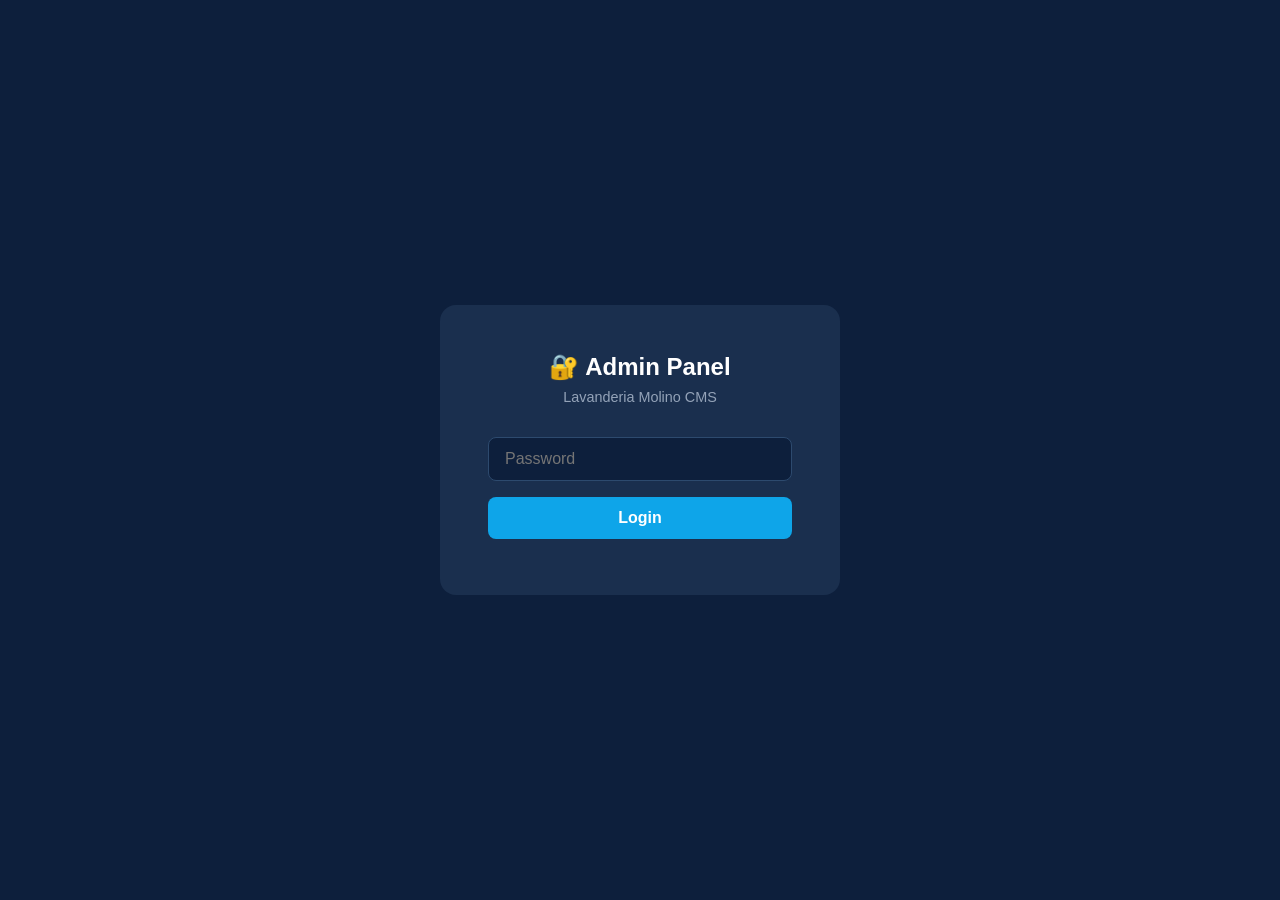
<file: admin.html>
<!DOCTYPE html>
<html lang="en">
<head>
<meta charset="UTF-8"/>
<meta name="viewport" content="width=device-width,initial-scale=1.0"/>
<title>Admin Panel — Lavanderia Molino</title>
<style>
*{box-sizing:border-box;margin:0;padding:0;}
body{font-family:'DM Sans',sans-serif;background:#0d1f3c;color:#fff;min-height:100vh;}
.login-screen{display:flex;align-items:center;justify-content:center;min-height:100vh;}
.login-box{background:#1a2f4e;border-radius:16px;padding:3rem;width:100%;max-width:400px;text-align:center;}
.login-box h1{font-size:1.5rem;margin-bottom:0.5rem;}
.login-box p{color:#94a3b8;font-size:0.9rem;margin-bottom:2rem;}
.login-box input{width:100%;padding:12px 16px;border-radius:8px;border:1px solid #2d4a6e;background:#0d1f3c;color:#fff;font-size:1rem;margin-bottom:1rem;}
.login-box button{width:100%;padding:12px;background:#0ea5e9;color:#fff;border:none;border-radius:8px;font-size:1rem;font-weight:600;cursor:pointer;}
.error{color:#f87171;font-size:0.85rem;margin-top:0.5rem;}
.admin{display:none;}
.topbar{background:#1a2f4e;padding:1rem 2rem;display:flex;align-items:center;justify-content:space-between;border-bottom:1px solid #2d4a6e;}
.topbar h1{font-size:1.2rem;}
.topbar button{background:#f87171;color:#fff;border:none;border-radius:6px;padding:6px 16px;cursor:pointer;font-size:0.85rem;}
.layout{display:grid;grid-template-columns:220px 1fr;min-height:calc(100vh - 60px);}
.sidebar{background:#1a2f4e;border-right:1px solid #2d4a6e;padding:1.5rem 0;}
.sidebar-item{padding:10px 1.5rem;cursor:pointer;font-size:0.9rem;color:#94a3b8;transition:all 0.2s;display:flex;align-items:center;gap:8px;}
.sidebar-item:hover,.sidebar-item.active{background:#0d1f3c;color:#0ea5e9;border-right:3px solid #0ea5e9;}
.main{padding:2rem;overflow-y:auto;}
.panel{display:none;}
.panel.active{display:block;}
.panel h2{font-size:1.3rem;margin-bottom:0.5rem;color:#e2e8f0;}
.panel .desc{font-size:0.82rem;color:#64748b;margin-bottom:1.5rem;}
.field{margin-bottom:1.5rem;}
.field label{display:block;font-size:0.8rem;font-weight:600;letter-spacing:0.05em;text-transform:uppercase;color:#94a3b8;margin-bottom:6px;}
.field input,.field textarea{width:100%;padding:10px 14px;border-radius:8px;border:1px solid #2d4a6e;background:#0d1f3c;color:#fff;font-size:0.9rem;transition:border 0.2s;}
.field input:focus,.field textarea:focus{outline:none;border-color:#0ea5e9;}
.field textarea{height:80px;resize:vertical;}
.color-row{display:flex;align-items:center;gap:12px;}
.color-row input[type=color]{width:48px;height:40px;border-radius:6px;border:2px solid #2d4a6e;cursor:pointer;padding:2px;background:#0d1f3c;}
.color-row input[type=text]{flex:1;}
.save-btn{background:#0ea5e9;color:#fff;border:none;border-radius:8px;padding:12px 32px;font-size:0.95rem;font-weight:600;cursor:pointer;transition:background 0.2s;}
.save-btn:hover{background:#0284c7;}
.toast{position:fixed;bottom:2rem;right:2rem;background:#10b981;color:#fff;padding:12px 24px;border-radius:8px;font-weight:600;display:none;z-index:9999;}
</style>
</head>
<body>

<div class="login-screen" id="loginScreen">
  <div class="login-box">
    <h1>🔐 Admin Panel</h1>
    <p>Lavanderia Molino CMS</p>
    <input type="password" id="passInput" placeholder="Password" onkeydown="if(event.key==='Enter')login()"/>
    <button onclick="login()">Login</button>
    <div class="error" id="loginError"></div>
  </div>
</div>

<div class="admin" id="adminPanel">
  <div class="topbar">
    <h1>⚙️ Lavanderia Molino — CMS</h1>
    <button onclick="logout()">Logout</button>
  </div>
  <div class="layout">
    <div class="sidebar">
      <div class="sidebar-item active" onclick="showPanel('hero')" id="tab-hero">🏠 Hero Section</div>
      <div class="sidebar-item" onclick="showPanel('colors')" id="tab-colors">🎨 Colors</div>
      <div class="sidebar-item" onclick="showPanel('services')" id="tab-services">🫧 Services</div>
      <div class="sidebar-item" onclick="showPanel('info')" id="tab-info">📍 Info & Hours</div>
      <div class="sidebar-item" onclick="showPanel('images')" id="tab-images">🖼️ Images</div>
      <div class="sidebar-item" onclick="showPanel('prices')" id="tab-prices">💶 Prices</div>
    </div>
    <div class="main">

      <div class="panel active" id="panel-hero">
        <h2>🏠 Hero Section</h2>
        <p class="desc">Edit the main hero text shown on the homepage.</p>
        <div class="field"><label>Hero Title (big blue text)</label><input id="hero_title" type="text"/></div>
        <div class="field"><label>Hero Subtitle</label><input id="hero_subtitle" type="text"/></div>
        <div class="field"><label>Hero Description</label><textarea id="hero_desc"></textarea></div>
        <button class="save-btn" onclick="savePanel(['hero_title','hero_subtitle','hero_desc'])">💾 Save</button>
      </div>

      <div class="panel" id="panel-colors">
        <h2>🎨 Colors</h2>
        <p class="desc">Change any color on the site. Click the color box or type a hex code.</p>
        <div class="field"><label>Background Color (all pages)</label>
          <div class="color-row"><input type="color" id="bg_color_picker" oninput="sync('bg_color',this.value)"/><input type="text" id="bg_color" oninput="sync('bg_color_picker',this.value)" placeholder="#F5F2E8"/></div>
        </div>
        <div class="field"><label>Accent Color (buttons, links, highlights)</label>
          <div class="color-row"><input type="color" id="accent_color_picker" oninput="sync('accent_color',this.value)"/><input type="text" id="accent_color" oninput="sync('accent_color_picker',this.value)" placeholder="#0ea5e9"/></div>
        </div>
        <div class="field"><label>Navbar Background</label>
          <div class="color-row"><input type="color" id="navbar_color_picker" oninput="sync('navbar_color',this.value)"/><input type="text" id="navbar_color" oninput="sync('navbar_color_picker',this.value)" placeholder="#0d1f3c"/></div>
        </div>
        <div class="field"><label>Navy / Dark Elements</label>
          <div class="color-row"><input type="color" id="navy_color_picker" oninput="sync('navy_color',this.value)"/><input type="text" id="navy_color" oninput="sync('navy_color_picker',this.value)" placeholder="#0d1f3c"/></div>
        </div>
        <div class="field"><label>Main Text Color</label>
          <div class="color-row"><input type="color" id="text_color_picker" oninput="sync('text_color',this.value)"/><input type="text" id="text_color" oninput="sync('text_color_picker',this.value)" placeholder="#1a1f2e"/></div>
        </div>
        <div class="field"><label>Secondary Text Color</label>
          <div class="color-row"><input type="color" id="text_secondary_picker" oninput="sync('text_secondary',this.value)"/><input type="text" id="text_secondary" oninput="sync('text_secondary_picker',this.value)" placeholder="#4a5568"/></div>
        </div>
        <div class="field"><label>Muted Text Color</label>
          <div class="color-row"><input type="color" id="text_muted_picker" oninput="sync('text_muted',this.value)"/><input type="text" id="text_muted" oninput="sync('text_muted_picker',this.value)" placeholder="#8898a6"/></div>
        </div>
        <div class="field"><label>Nav Hover Color</label>
          <div class="color-row"><input type="color" id="nav_hover_color_picker" oninput="sync('nav_hover_color',this.value)"/><input type="text" id="nav_hover_color" oninput="sync('nav_hover_color_picker',this.value)" placeholder="#7dcffc"/></div>
        </div>
        <div class="field"><label>Scrollbar Color</label>
          <div class="color-row"><input type="color" id="scrollbar_color_picker" oninput="sync('scrollbar_color',this.value)"/><input type="text" id="scrollbar_color" oninput="sync('scrollbar_color_picker',this.value)" placeholder="#94a3b8"/></div>
        </div>
        <div class="field"><label>Footer Background</label>
          <div class="color-row"><input type="color" id="footer_color_picker" oninput="sync('footer_color',this.value)"/><input type="text" id="footer_color" oninput="sync('footer_color_picker',this.value)" placeholder="#0d1f3c"/></div>
        </div>
        <div class="field"><label>Bottom Nav Background (mobile)</label>
          <div class="color-row"><input type="color" id="bottom_nav_bg_picker" oninput="sync('bottom_nav_bg',this.value)"/><input type="text" id="bottom_nav_bg" oninput="sync('bottom_nav_bg_picker',this.value)" placeholder="#F5F2E8"/></div>
        </div>
        <div class="field"><label>Bottom Nav Active Color (mobile)</label>
          <div class="color-row"><input type="color" id="bottom_nav_active_picker" oninput="sync('bottom_nav_active',this.value)"/><input type="text" id="bottom_nav_active" oninput="sync('bottom_nav_active_picker',this.value)" placeholder="#0ea5e9"/></div>
        </div>
        <button class="save-btn" onclick="savePanel(['bg_color','accent_color','navbar_color','navy_color','text_color','text_secondary','text_muted','nav_hover_color','scrollbar_color','footer_color','bottom_nav_bg','bottom_nav_active'])">💾 Save All Colors</button>
      </div>

      <div class="panel" id="panel-services">
        <h2>🫧 Services</h2>
        <p class="desc">Edit services section title.</p>
        <div class="field"><label>Section Title</label><input id="services_title" type="text"/></div>
        <button class="save-btn" onclick="savePanel(['services_title'])">💾 Save</button>
      </div>

      <div class="panel" id="panel-info">
        <h2>📍 Info & Hours</h2>
        <p class="desc">Edit contact information shown on the site.</p>
        <div class="field"><label>Phone</label><input id="phone" type="text"/></div>
        <div class="field"><label>Address</label><input id="address" type="text"/></div>
        <div class="field"><label>Hours</label><input id="hours" type="text"/></div>
        <button class="save-btn" onclick="savePanel(['phone','address','hours'])">💾 Save</button>
      </div>

      <div class="panel" id="panel-images">
        <h2>🖼️ Hero Images</h2>
        <p class="desc">Paste Imgur image URLs to change hero photos.</p>
        <div class="field"><label>Image 1 URL</label><input id="hero_img1" type="text"/></div>
        <div class="field"><label>Image 2 URL</label><input id="hero_img2" type="text"/></div>
        <div class="field"><label>Image 3 URL</label><input id="hero_img3" type="text"/></div>
        <button class="save-btn" onclick="savePanel(['hero_img1','hero_img2','hero_img3'])">💾 Save</button>
      </div>

      <div class="panel" id="panel-prices">
        <h2>💶 Prices</h2>
        <p class="desc">Edit washing and drying prices.</p>
        <div class="field"><label>Price S (euros)</label><input id="price_s" type="text"/></div>
        <div class="field"><label>Price M (euros)</label><input id="price_m" type="text"/></div>
        <div class="field"><label>Price L (euros)</label><input id="price_l" type="text"/></div>
        <div class="field"><label>Price XL (euros)</label><input id="price_xl" type="text"/></div>
        <div class="field"><label>Dryer (euros/10min)</label><input id="price_dryer" type="text"/></div>
        <button class="save-btn" onclick="savePanel(['price_s','price_m','price_l','price_xl','price_dryer'])">💾 Save</button>
      </div>

    </div>
  </div>
</div>

<div class="toast" id="toast">✅ Saved!</div>

<script>
const SUPABASE_URL = 'https://oibcsltumepcfuqggtlo.supabase.co';
const SUPABASE_KEY = 'eyJhbGciOiJIUzI1NiIsInR5cCI6IkpXVCJ9.eyJpc3MiOiJzdXBhYmFzZSIsInJlZiI6Im9pYmNzbHR1bWVwY2Z1cWdndGxvIiwicm9sZSI6ImFub24iLCJpYXQiOjE3ODA5MTA3NTMsImV4cCI6MjA5NjQ4Njc1M30.lPsfiS1jHqXUDS9ROaM4R1F_V--q2lyLWdxkWxnXJXo';
const ADMIN_PASS = 'molino2025';
const TABLE = 'Laundry';

function login() {
  const pass = document.getElementById('passInput').value;
  if(pass === ADMIN_PASS) {
    document.getElementById('loginScreen').style.display = 'none';
    document.getElementById('adminPanel').style.display = 'block';
    loadAll();
  } else {
    document.getElementById('loginError').textContent = 'Wrong password!';
  }
}

function logout() {
  document.getElementById('loginScreen').style.display = 'flex';
  document.getElementById('adminPanel').style.display = 'none';
}

function showPanel(name) {
  document.querySelectorAll('.panel').forEach(p => p.classList.remove('active'));
  document.querySelectorAll('.sidebar-item').forEach(s => s.classList.remove('active'));
  document.getElementById('panel-' + name).classList.add('active');
  document.getElementById('tab-' + name).classList.add('active');
}

function sync(targetId, value) {
  const el = document.getElementById(targetId);
  if(el) el.value = value;
}

async function loadAll() {
  const res = await fetch(`${SUPABASE_URL}/rest/v1/${TABLE}?select=key,value`, {
    headers: {'apikey': SUPABASE_KEY, 'Authorization': 'Bearer ' + SUPABASE_KEY}
  });
  const data = await res.json();
  if(!Array.isArray(data)) return;
  data.forEach(row => {
    const el = document.getElementById(row.key);
    if(el) el.value = row.value || '';
    const picker = document.getElementById(row.key + '_picker');
    if(picker && row.value && row.value.startsWith('#')) picker.value = row.value;
  });
}

async function savePanel(keys) {
  for(const key of keys) {
    const el = document.getElementById(key);
    if(!el) continue;
    await fetch(`${SUPABASE_URL}/rest/v1/${TABLE}?key=eq.${key}`, {
      method: 'PATCH',
      headers: {
        'apikey': SUPABASE_KEY,
        'Authorization': 'Bearer ' + SUPABASE_KEY,
        'Content-Type': 'application/json',
        'Prefer': 'return=minimal'
      },
      body: JSON.stringify({value: el.value})
    });
  }
  const toast = document.getElementById('toast');
  toast.style.display = 'block';
  setTimeout(() => toast.style.display = 'none', 2500);
}
</script>
</body>
</html>
</file>
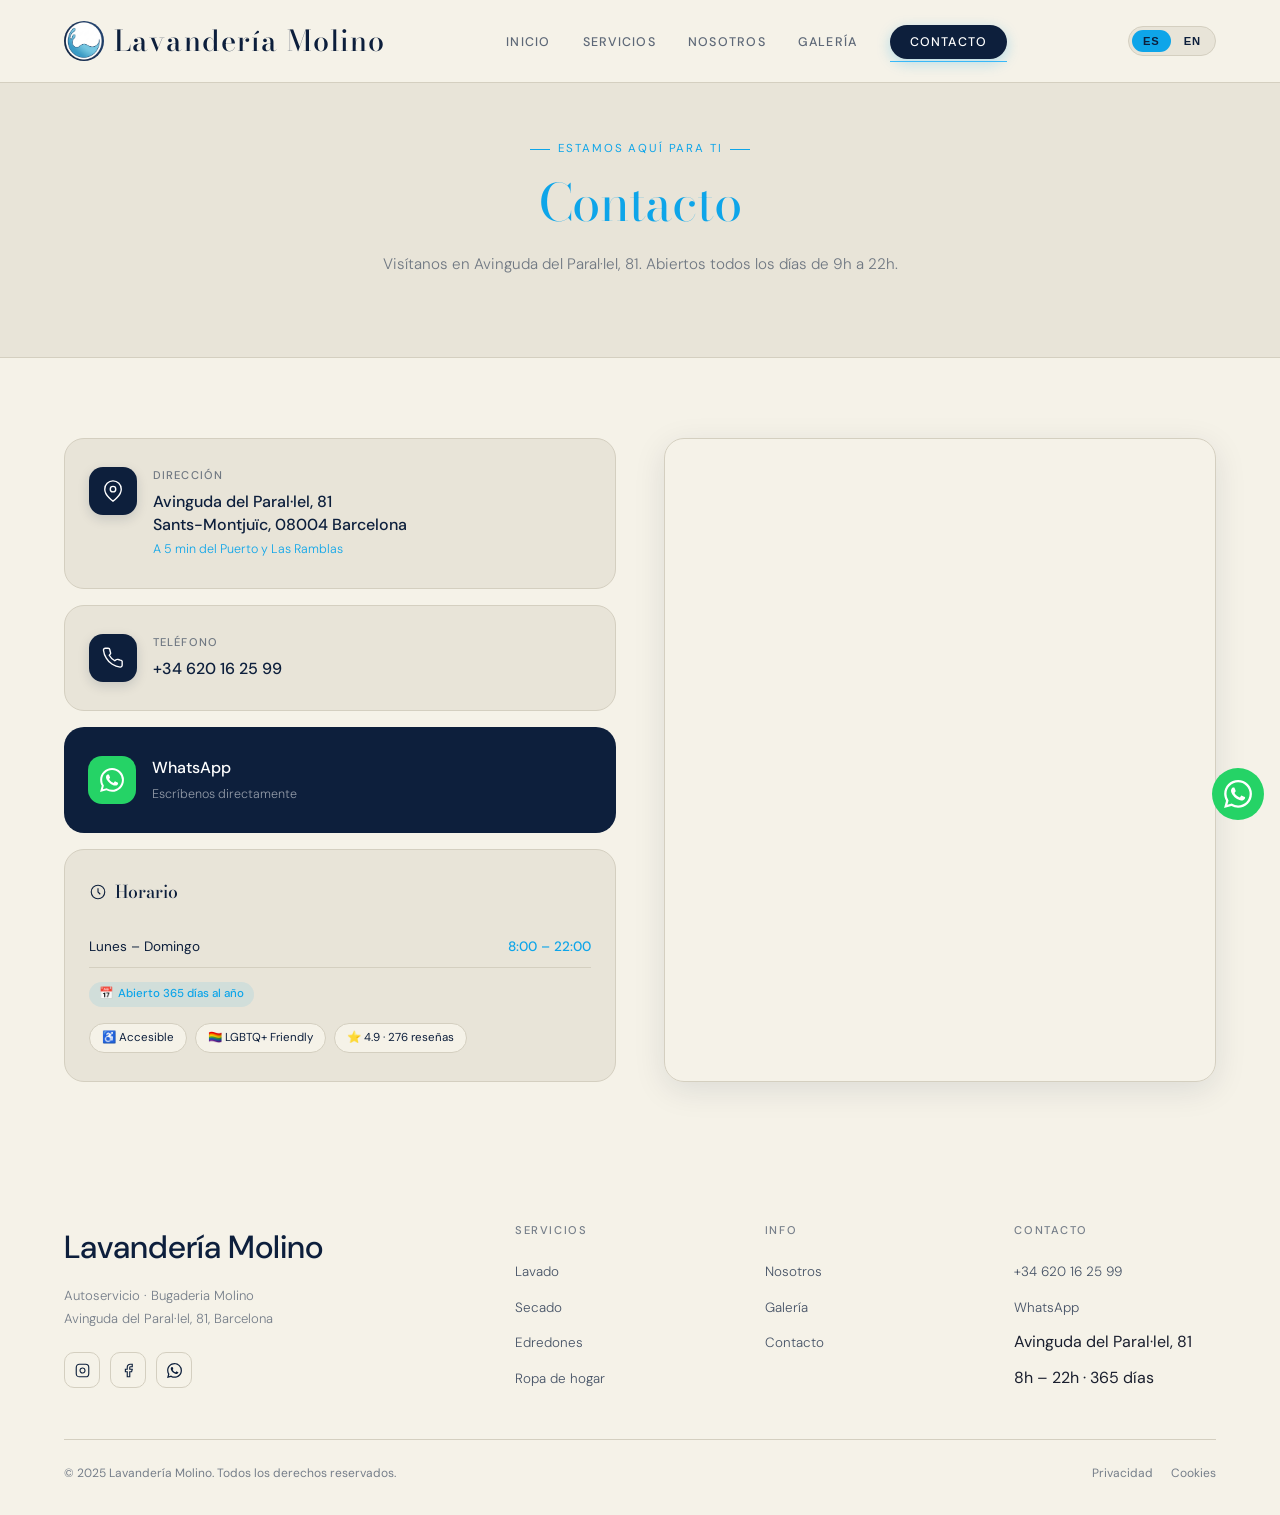
<file: contact.html>
<!DOCTYPE html>
<html lang="es">
<head>
<meta charset="UTF-8"/>
<meta name="viewport" content="width=device-width, initial-scale=1.0"/>
<title>Contacto — Lavandería Molino Barcelona</title>
<meta name="description" content="Contacta con Lavandería Molino Barcelona. Avinguda del Paral·lel, 81. Abiertos 365 días, 8h-22h. WhatsApp y teléfono disponibles."/>
<link rel="preconnect" href="https://fonts.googleapis.com">
<link rel="preconnect" href="https://fonts.gstatic.com" crossorigin>
<link href="https://fonts.googleapis.com/css2?family=Bodoni+Moda:opsz,wght@6..96,300;6..96,400;6..96,500&family=DM+Sans:wght@300;400;500&display=swap" rel="stylesheet">
<link rel="stylesheet" href="shared.css"/>
<style>
:root {
  --bg:      #F5F2E8;
  --card:    #e8e4d8;
  --border:  #d4cfc0;
  --navy:    #0d1f3c;
  --accent:  #0ea5e9;
  --muted-t: rgba(13,31,60,0.55);
}
body { background: var(--bg); }
#navbar { background: var(--bg) !important; border-bottom: 1px solid var(--border) !important; box-shadow: none !important; }
#navbar.scrolled { box-shadow: 0 2px 16px rgba(13,31,60,0.08) !important; }
.nav-logo { color: var(--navy) !important; font-family: "Bodoni Moda", serif; }
.nav-links a { color: var(--navy) !important; opacity: 0.65; }
.nav-links a:hover, .nav-links a.active { opacity: 1; color: var(--accent) !important; }
.nav-hamburger span { background: var(--navy) !important; }
.lang-switcher { background: var(--card) !important; border-color: var(--border) !important; }
.lang-btn { color: var(--navy) !important; }
.nav-cta { background: var(--navy) !important; color: white !important; }
.footer-logo span { display: none; }
#footer { background: #F5F2E8 !important; }
#footer .footer-logo { color: var(--navy) !important; }
#footer .footer-tagline { color: var(--muted-t) !important; }
#footer .footer-col h4 { color: var(--muted-t) !important; }
#footer .footer-col a, #footer .footer-col div { color: var(--navy) !important; opacity: 0.75; }
#footer .footer-col a:hover { color: var(--accent) !important; opacity: 1; }
#footer .footer-copy { color: var(--muted-t) !important; }
#footer .footer-legal a { color: var(--muted-t) !important; }
#footer .social-btn { border-color: var(--border) !important; color: var(--navy) !important; }
#footer .footer-bottom { border-top: 1px solid var(--border) !important; background: #F5F2E8 !important; }
.section-title em { color: var(--accent); font-style: normal; }
.section-eyebrow { color: var(--accent) !important; }
.section-eyebrow::before { background: var(--accent) !important; }
.divider { background: linear-gradient(90deg, var(--accent), transparent) !important; }
body:not(.lang-en) [data-en] { display: none !important; }
body.lang-en [data-es] { display: none !important; }

/* Page Hero */
.page-hero {
  padding: 140px 5vw 80px; background: var(--card);
  text-align: center; border-bottom: 1px solid var(--border);
  display: flex; flex-direction: column; align-items: center;
}
.page-hero-eyebrow { font-size: 0.72rem; letter-spacing: 0.16em; text-transform: uppercase; color: var(--accent); margin-bottom: 16px; display: flex; align-items: center; gap: 8px; }
.page-hero-eyebrow::before, .page-hero-eyebrow::after { content: ""; display: block; width: 20px; height: 1px; background: var(--accent); }
.page-hero-title { font-family: "Bodoni Moda", serif; font-size: clamp(2.4rem, 4vw, 4.5rem); font-weight: 400; color: var(--navy); line-height: 1.1; margin-bottom: 20px; }
.page-hero-title em { color: var(--accent); font-style: normal; }
.page-hero-desc { font-size: 0.95rem; font-weight: 300; color: var(--muted-t); max-width: 520px; margin: 0 auto; line-height: 1.75; }

/* Contact Grid */
#contact-main { padding: 80px 5vw; background: var(--bg); }
.contact-grid { display: grid; grid-template-columns: 1fr 1fr; gap: 48px; align-items: start; }

/* Contact Info */
.contact-info { display: flex; flex-direction: column; gap: 16px; }
.contact-card {
  background: var(--card); border: 1.5px solid var(--border);
  border-radius: 20px; padding: 28px 24px;
  display: flex; gap: 16px; align-items: flex-start;
  transition: transform 0.3s ease, border-color 0.3s ease, box-shadow 0.3s ease;
}
.contact-card:hover { transform: translateY(-3px); border-color: rgba(14,165,233,0.3); box-shadow: 0 8px 24px rgba(13,31,60,0.08); }
.contact-card-icon {
  width: 48px; height: 48px; border-radius: 14px;
  background: var(--navy); display: flex; align-items: center; justify-content: center;
  color: white; flex-shrink: 0;
  box-shadow: 0 4px 12px rgba(13,31,60,0.15);
}
.contact-card-label { font-size: 0.7rem; font-weight: 500; letter-spacing: 0.1em; text-transform: uppercase; color: var(--muted-t); margin-bottom: 6px; }
.contact-card-val { font-size: 1rem; font-weight: 500; color: var(--navy); line-height: 1.4; }
.contact-card-val a { color: var(--navy); }
.contact-card-val a:hover { color: var(--accent); }
.contact-card-sub { font-size: 0.78rem; font-weight: 300; color: var(--accent); margin-top: 4px; }

/* WhatsApp CTA */
.whatsapp-cta {
  background: var(--navy); border-radius: 20px; padding: 28px 24px;
  display: flex; gap: 16px; align-items: center;
  transition: transform 0.3s ease, box-shadow 0.3s ease;
  text-decoration: none;
}
.whatsapp-cta:hover { transform: translateY(-3px); box-shadow: 0 12px 32px rgba(13,31,60,0.2); }
.whatsapp-icon { width: 48px; height: 48px; border-radius: 14px; background: #25D366; display: flex; align-items: center; justify-content: center; flex-shrink: 0; }
.whatsapp-cta-title { font-size: 1rem; font-weight: 500; color: white; margin-bottom: 4px; }
.whatsapp-cta-sub { font-size: 0.78rem; font-weight: 300; color: rgba(255,255,255,0.55); }

/* Hours card */
.hours-card {
  background: var(--card); border: 1.5px solid var(--border);
  border-radius: 20px; padding: 28px 24px;
}
.hours-title { font-family: "Bodoni Moda", serif; font-size: 1.1rem; font-weight: 500; color: var(--navy); margin-bottom: 20px; display: flex; align-items: center; gap: 8px; }
.hours-row { display: flex; justify-content: space-between; align-items: center; padding: 10px 0; border-bottom: 1px solid var(--border); }
.hours-row:last-child { border-bottom: none; }
.hours-day { font-size: 0.85rem; font-weight: 400; color: var(--navy); }
.hours-time { font-size: 0.85rem; font-weight: 500; color: var(--accent); }
.hours-badge { display: inline-flex; align-items: center; gap: 5px; background: rgba(14,165,233,0.1); color: var(--accent); font-size: 0.72rem; font-weight: 500; padding: 3px 10px; border-radius: 100px; margin-top: 14px; }

/* Map */
.contact-map { border-radius: 20px; overflow: hidden; height: 100%; min-height: 500px; border: 1px solid var(--border); box-shadow: 0 8px 32px rgba(13,31,60,0.1); }
.contact-map iframe { width: 100%; height: 100%; border: 0; display: block; }

/* Accessibility badges */
.access-badges { display: flex; flex-wrap: wrap; gap: 8px; margin-top: 16px; }
.access-badge { font-size: 0.72rem; padding: 5px 12px; border-radius: 100px; background: var(--bg); border: 1px solid var(--border); color: var(--navy); }

@media (max-width: 860px) { .contact-grid { grid-template-columns: 1fr; } .contact-map { min-height: 300px; } }
</style>
</head>
<body>

<a href="https://wa.me/34620162599" id="wa-float" target="_blank" aria-label="WhatsApp">
  <div class="wa-pulse"></div>
  <svg width="26" height="26" fill="white" viewBox="0 0 24 24"><path d="M17.472 14.382c-.297-.149-1.758-.867-2.03-.967-.273-.099-.471-.148-.67.15-.197.297-.767.966-.94 1.164-.173.199-.347.223-.644.075-.297-.15-1.255-.463-2.39-1.475-.883-.788-1.48-1.761-1.653-2.059-.173-.297-.018-.458.13-.606.134-.133.298-.347.446-.52.149-.174.198-.298.298-.497.099-.198.05-.371-.025-.52-.075-.149-.669-1.612-.916-2.207-.242-.579-.487-.5-.669-.51-.173-.008-.371-.01-.57-.01-.198 0-.52.074-.792.372-.272.297-1.04 1.016-1.04 2.479 0 1.462 1.065 2.875 1.213 3.074.149.198 2.096 3.2 5.077 4.487.709.306 1.262.489 1.694.625.712.227 1.36.195 1.871.118.571-.085 1.758-.719 2.006-1.413.248-.694.248-1.289.173-1.413-.074-.124-.272-.198-.57-.347m-5.421 7.403h-.004a9.87 9.87 0 0 1-5.031-1.378l-.361-.214-3.741.982.998-3.648-.235-.374a9.86 9.86 0 0 1-1.51-5.26c.001-5.45 4.436-9.884 9.888-9.884 2.64 0 5.122 1.03 6.988 2.898a9.825 9.825 0 0 1 2.893 6.994c-.003 5.45-4.437 9.884-9.885 9.884m8.413-18.297A11.815 11.815 0 0 0 12.05 0C5.495 0 .16 5.335.157 11.892c0 2.096.547 4.142 1.588 5.945L.057 24l6.305-1.654a11.882 11.882 0 0 0 5.683 1.448h.005c6.554 0 11.89-5.335 11.893-11.893a11.821 11.821 0 0 0-3.48-8.413z"/></svg>
</a>

<nav id="navbar">
  <a href="index.html" class="nav-logo" style="display:flex;align-items:center;gap:10px;">
  <img src="logo.jpg" alt="" width="40" height="40" style="border-radius:50%;object-fit:cover;flex-shrink:0;">Lavandería Molino
</a>
  <ul class="nav-links">
    <li><a href="index.html"><span data-es>Inicio</span><span data-en>Home</span></a></li>
    <li><a href="services.html"><span data-es>Servicios</span><span data-en>Services</span></a></li>
    <li><a href="about.html"><span data-es>Nosotros</span><span data-en>About</span></a></li>
    <li><a href="gallery.html"><span data-es>Galería</span><span data-en>Gallery</span></a></li>
    <li><a href="contact.html" class="active nav-cta" style="color:white !important;"><span data-es>Contacto</span><span data-en>Contact</span></a></li>
  </ul>
  <div class="nav-right">
    <div class="lang-switcher">
      <button class="lang-btn active" data-lang-btn="es">ES</button>
      <button class="lang-btn" data-lang-btn="en">EN</button>
    </div>
    <button class="nav-hamburger" id="hamburger"><span></span><span></span><span></span></button>
  </div>
</nav>

<div class="mobile-menu" id="mobileMenu">
  <a href="index.html"><span data-es>Inicio</span><span data-en>Home</span></a>
  <a href="services.html"><span data-es>Servicios</span><span data-en>Services</span></a>
  <a href="about.html"><span data-es>Nosotros</span><span data-en>About</span></a>
  <a href="gallery.html"><span data-es>Galería</span><span data-en>Gallery</span></a>
  <a href="contact.html"><span data-es>Contacto</span><span data-en>Contact</span></a>
  <div class="mobile-lang-row">
    <button class="active" data-lang-btn="es">ES</button>
    <button data-lang-btn="en">EN</button>
  </div>
</div>

<!-- Page Hero -->
<div class="page-hero">
  <div class="page-hero-eyebrow"><span data-es>Estamos aquí para ti</span><span data-en>We are here for you</span></div>
  <h1 class="page-hero-title"><span data-es><em>Contacto</em></span><span data-en><em>Contact</em></span></h1>
  <p class="page-hero-desc">
    <span data-es>Visítanos en Avinguda del Paral·lel, 81. Abiertos todos los días de 9h a 22h.</span>
    <span data-en>Visit us at Avinguda del Paral·lel, 81. Open every day from 9am to 10pm.</span>
  </p>
</div>

<!-- Contact Main -->
<section id="contact-main">
  <div class="contact-grid">

    <!-- Left: Info -->
    <div class="contact-info reveal">

      <!-- Address -->
      <div class="contact-card">
        <div class="contact-card-icon">
          <svg width="22" height="22" fill="none" stroke="currentColor" stroke-width="1.5" viewBox="0 0 24 24"><path d="M21 10c0 7-9 13-9 13s-9-6-9-13a9 9 0 0 1 18 0z"/><circle cx="12" cy="10" r="3"/></svg>
        </div>
        <div>
          <div class="contact-card-label"><span data-es>Dirección</span><span data-en>Address</span></div>
          <div class="contact-card-val">Avinguda del Paral·lel, 81<br>Sants-Montjuïc, 08004 Barcelona</div>
          <div class="contact-card-sub"><span data-es>A 5 min del Puerto y Las Ramblas</span><span data-en>5 min from the Port and Las Ramblas</span></div>
        </div>
      </div>

      <!-- Phone -->
      <div class="contact-card">
        <div class="contact-card-icon">
          <svg width="22" height="22" fill="none" stroke="currentColor" stroke-width="1.5" viewBox="0 0 24 24"><path d="M22 16.92v3a2 2 0 0 1-2.18 2 19.79 19.79 0 0 1-8.63-3.07A19.5 19.5 0 0 1 4.69 12.1 19.79 19.79 0 0 1 1.61 3.52 2 2 0 0 1 3.6 1.35h3a2 2 0 0 1 2 1.72c.127.96.361 1.903.7 2.81a2 2 0 0 1-.45 2.11L7.91 9a16 16 0 0 0 6 6l1.27-.95a2 2 0 0 1 2.11-.45c.907.339 1.85.573 2.81.7A2 2 0 0 1 22 16.92z"/></svg>
        </div>
        <div>
          <div class="contact-card-label"><span data-es>Teléfono</span><span data-en>Phone</span></div>
          <div class="contact-card-val"><a href="tel:+34620162599">+34 620 16 25 99</a></div>
        </div>
      </div>

      <!-- WhatsApp CTA -->
      <a href="https://wa.me/34620162599" target="_blank" class="whatsapp-cta">
        <div class="whatsapp-icon">
          <svg width="24" height="24" fill="white" viewBox="0 0 24 24"><path d="M17.472 14.382c-.297-.149-1.758-.867-2.03-.967-.273-.099-.471-.148-.67.15-.197.297-.767.966-.94 1.164-.173.199-.347.223-.644.075-.297-.15-1.255-.463-2.39-1.475-.883-.788-1.48-1.761-1.653-2.059-.173-.297-.018-.458.13-.606.134-.133.298-.347.446-.52.149-.174.198-.298.298-.497.099-.198.05-.371-.025-.52-.075-.149-.669-1.612-.916-2.207-.242-.579-.487-.5-.669-.51-.173-.008-.371-.01-.57-.01-.198 0-.52.074-.792.372-.272.297-1.04 1.016-1.04 2.479 0 1.462 1.065 2.875 1.213 3.074.149.198 2.096 3.2 5.077 4.487.709.306 1.262.489 1.694.625.712.227 1.36.195 1.871.118.571-.085 1.758-.719 2.006-1.413.248-.694.248-1.289.173-1.413-.074-.124-.272-.198-.57-.347m-5.421 7.403h-.004a9.87 9.87 0 0 1-5.031-1.378l-.361-.214-3.741.982.998-3.648-.235-.374a9.86 9.86 0 0 1-1.51-5.26c.001-5.45 4.436-9.884 9.888-9.884 2.64 0 5.122 1.03 6.988 2.898a9.825 9.825 0 0 1 2.893 6.994c-.003 5.45-4.437 9.884-9.885 9.884m8.413-18.297A11.815 11.815 0 0 0 12.05 0C5.495 0 .16 5.335.157 11.892c0 2.096.547 4.142 1.588 5.945L.057 24l6.305-1.654a11.882 11.882 0 0 0 5.683 1.448h.005c6.554 0 11.89-5.335 11.893-11.893a11.821 11.821 0 0 0-3.48-8.413z"/></svg>
        </div>
        <div>
          <div class="whatsapp-cta-title">WhatsApp</div>
          <div class="whatsapp-cta-sub"><span data-es>Escríbenos directamente</span><span data-en>Write to us directly</span></div>
        </div>
      </a>

      <!-- Hours -->
      <div class="hours-card">
        <div class="hours-title">
          <svg width="18" height="18" fill="none" stroke="currentColor" stroke-width="1.5" viewBox="0 0 24 24"><circle cx="12" cy="12" r="9"/><path d="M12 7v5l3 3"/></svg>
          <span data-es>Horario</span><span data-en>Business Hours</span>
        </div>
        <div class="hours-row">
          <span class="hours-day"><span data-es>Lunes – Domingo</span><span data-en>Monday – Sunday</span></span>
          <span class="hours-time">8:00 – 22:00</span>
        </div>
        <div class="hours-badge">
          📅 <span data-es>Abierto 365 días al año</span><span data-en>Open 365 days a year</span>
        </div>
        <!-- Accessibility -->
        <div class="access-badges">
          <span class="access-badge">♿ <span data-es>Accesible</span><span data-en>Accessible</span></span>
          <span class="access-badge">🏳️‍🌈 LGBTQ+ Friendly</span>
          <span class="access-badge">⭐ 4.9 · 276 <span data-es>reseñas</span><span data-en>reviews</span></span>
        </div>
      </div>

    </div>

    <!-- Right: Map -->
    <div class="contact-map reveal">
      <iframe
        src="https://www.google.com/maps/embed?pb=!1m18!1m12!1m3!1d2993.2!2d2.1644!3d41.3748!2m3!1f0!2f0!3f0!3m2!1i1024!2i768!4f13.1!3m3!1m2!1s0x12a4a35b2d3e3527%3A0x196f4b8bc2862683!2sLavander%C3%ADa%20Molino!5e0!3m2!1sen!2ses!4v1700000000000!5m2!1sen!2ses"
        allowfullscreen loading="lazy" referrerpolicy="no-referrer-when-downgrade">
      </iframe>
    </div>

  </div>
</section>

<!-- Footer -->
<footer id="footer">
  <div class="footer-grid">
    <div>
      <span class="footer-logo">Lavandería Molino</span>
      <p class="footer-tagline">Autoservicio · Bugaderia Molino<br>Avinguda del Paral·lel, 81, Barcelona</p>
      <div class="footer-socials">
        <a href="#" class="social-btn" aria-label="Instagram"><svg width="15" height="15" fill="none" stroke="currentColor" stroke-width="1.8" viewBox="0 0 24 24"><rect x="2" y="2" width="20" height="20" rx="5"/><path d="M16 11.37A4 4 0 1 1 12.63 8 4 4 0 0 1 16 11.37z"/><line x1="17.5" y1="6.5" x2="17.51" y2="6.5"/></svg></a>
        <a href="#" class="social-btn" aria-label="Facebook"><svg width="15" height="15" fill="none" stroke="currentColor" stroke-width="1.8" viewBox="0 0 24 24"><path d="M18 2h-3a5 5 0 0 0-5 5v3H7v4h3v8h4v-8h3l1-4h-4V7a1 1 0 0 1 1-1h3z"/></svg></a>
        <a href="https://wa.me/34620162599" class="social-btn" aria-label="WhatsApp"><svg width="15" height="15" fill="currentColor" viewBox="0 0 24 24"><path d="M17.472 14.382c-.297-.149-1.758-.867-2.03-.967-.273-.099-.471-.148-.67.15-.197.297-.767.966-.94 1.164-.173.199-.347.223-.644.075-.297-.15-1.255-.463-2.39-1.475-.883-.788-1.48-1.761-1.653-2.059-.173-.297-.018-.458.13-.606.134-.133.298-.347.446-.52.149-.174.198-.298.298-.497.099-.198.05-.371-.025-.52-.075-.149-.669-1.612-.916-2.207-.242-.579-.487-.5-.669-.51-.173-.008-.371-.01-.57-.01-.198 0-.52.074-.792.372-.272.297-1.04 1.016-1.04 2.479 0 1.462 1.065 2.875 1.213 3.074.149.198 2.096 3.2 5.077 4.487.709.306 1.262.489 1.694.625.712.227 1.36.195 1.871.118.571-.085 1.758-.719 2.006-1.413.248-.694.248-1.289.173-1.413-.074-.124-.272-.198-.57-.347m-5.421 7.403h-.004a9.87 9.87 0 0 1-5.031-1.378l-.361-.214-3.741.982.998-3.648-.235-.374a9.86 9.86 0 0 1-1.51-5.26c.001-5.45 4.436-9.884 9.888-9.884 2.64 0 5.122 1.03 6.988 2.898a9.825 9.825 0 0 1 2.893 6.994c-.003 5.45-4.437 9.884-9.885 9.884m8.413-18.297A11.815 11.815 0 0 0 12.05 0C5.495 0 .16 5.335.157 11.892c0 2.096.547 4.142 1.588 5.945L.057 24l6.305-1.654a11.882 11.882 0 0 0 5.683 1.448h.005c6.554 0 11.89-5.335 11.893-11.893a11.821 11.821 0 0 0-3.48-8.413z"/></svg></a>
      </div>
    </div>
    <div class="footer-col">
      <h4><span data-es>Servicios</span><span data-en>Services</span></h4>
      <ul>
        <li><a href="services.html"><span data-es>Lavado</span><span data-en>Washing</span></a></li>
        <li><a href="services.html"><span data-es>Secado</span><span data-en>Drying</span></a></li>
        <li><a href="services.html"><span data-es>Edredones</span><span data-en>Duvets</span></a></li>
        <li><a href="services.html"><span data-es>Ropa de hogar</span><span data-en>Home textiles</span></a></li>
      </ul>
    </div>
    <div class="footer-col">
      <h4>Info</h4>
      <ul>
        <li><a href="about.html"><span data-es>Nosotros</span><span data-en>About</span></a></li>
        <li><a href="gallery.html"><span data-es>Galería</span><span data-en>Gallery</span></a></li>
        <li><a href="contact.html"><span data-es>Contacto</span><span data-en>Contact</span></a></li>
      </ul>
    </div>
    <div class="footer-col">
      <h4><span data-es>Contacto</span><span data-en>Contact</span></h4>
      <ul>
        <li><a href="tel:+34620162599">+34 620 16 25 99</a></li>
        <li><a href="https://wa.me/34620162599">WhatsApp</a></li>
        <li><span>Avinguda del Paral·lel, 81</span></li>
        <li><span>8h – 22h · 365 <span data-es>días</span><span data-en>days</span></span></li>
      </ul>
    </div>
  </div>
  <div class="footer-bottom">
    <p class="footer-copy">© 2025 Lavandería Molino. <span data-es>Todos los derechos reservados.</span><span data-en>All rights reserved.</span></p>
    <div class="footer-legal">
      <a href="#"><span data-es>Privacidad</span><span data-en>Privacy</span></a>
      <a href="#"><span data-es>Cookies</span><span data-en>Cookies</span></a>
    </div>
  </div>
</footer>

<script src="shared.js"></script>

<!-- Bottom Navigation (Mobile) -->
<nav class="bottom-nav">
  <div class="bottom-nav-inner">
    <a href="index.html" class="">
      <svg viewBox="0 0 24 24"><path d="M3 9.5L12 3l9 6.5V20a1 1 0 01-1 1H5a1 1 0 01-1-1V9.5z"/><path d="M9 21V12h6v9"/></svg>
      <span data-es="Inicio" data-en="Home">Inicio</span>
    </a>
    <a href="services.html" class="">
      <svg viewBox="0 0 24 24"><circle cx="12" cy="12" r="9"/><path d="M8 12h8M12 8v8"/></svg>
      <span data-es="Servicios" data-en="Services">Servicios</span>
    </a>
    <a href="about.html" class="">
      <svg viewBox="0 0 24 24"><circle cx="12" cy="8" r="4"/><path d="M4 20c0-4 3.6-7 8-7s8 3 8 7"/></svg>
      <span data-es="Nosotros" data-en="About">Nosotros</span>
    </a>
    <a href="gallery.html" class="">
      <svg viewBox="0 0 24 24"><rect x="3" y="3" width="18" height="18" rx="2"/><circle cx="8.5" cy="8.5" r="1.5"/><path d="M21 15l-5-5L5 21"/></svg>
      <span data-es="Galeria" data-en="Gallery">Galeria</span>
    </a>
    <a href="contact.html" class="active">
      <svg viewBox="0 0 24 24"><path d="M22 16.92v3a2 2 0 01-2.18 2 19.79 19.79 0 01-8.63-3.07 19.5 19.5 0 01-6-6A19.79 19.79 0 012.12 4.18 2 2 0 014.11 2h3a2 2 0 012 1.72c.127.96.361 1.903.7 2.81a2 2 0 01-.45 2.11L8.09 9.91a16 16 0 006 6l1.27-1.27a2 2 0 012.11-.45c.907.339 1.85.573 2.81.7A2 2 0 0122 16.92z"/></svg>
      <span data-es="Contacto" data-en="Contact">Contacto</span>
    </a>
  </div>
</nav>

</body>
</html>
</file>
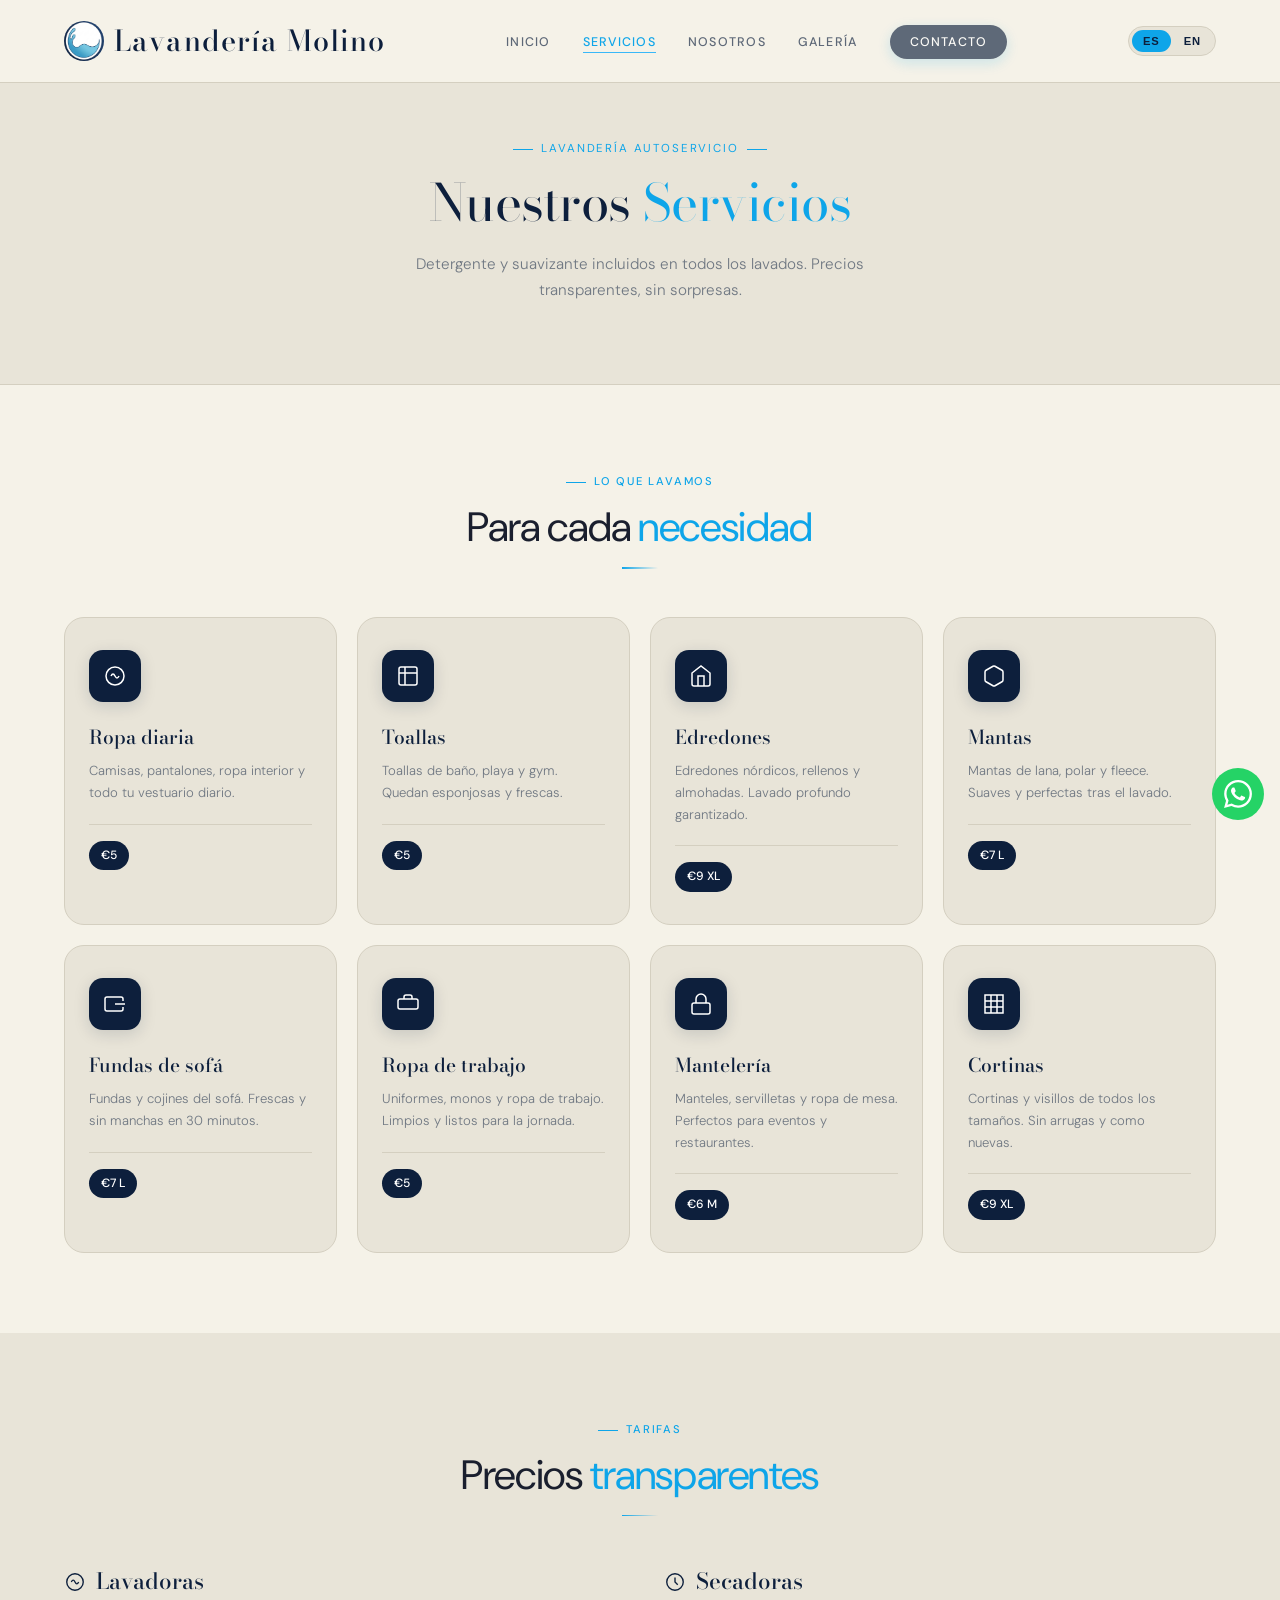
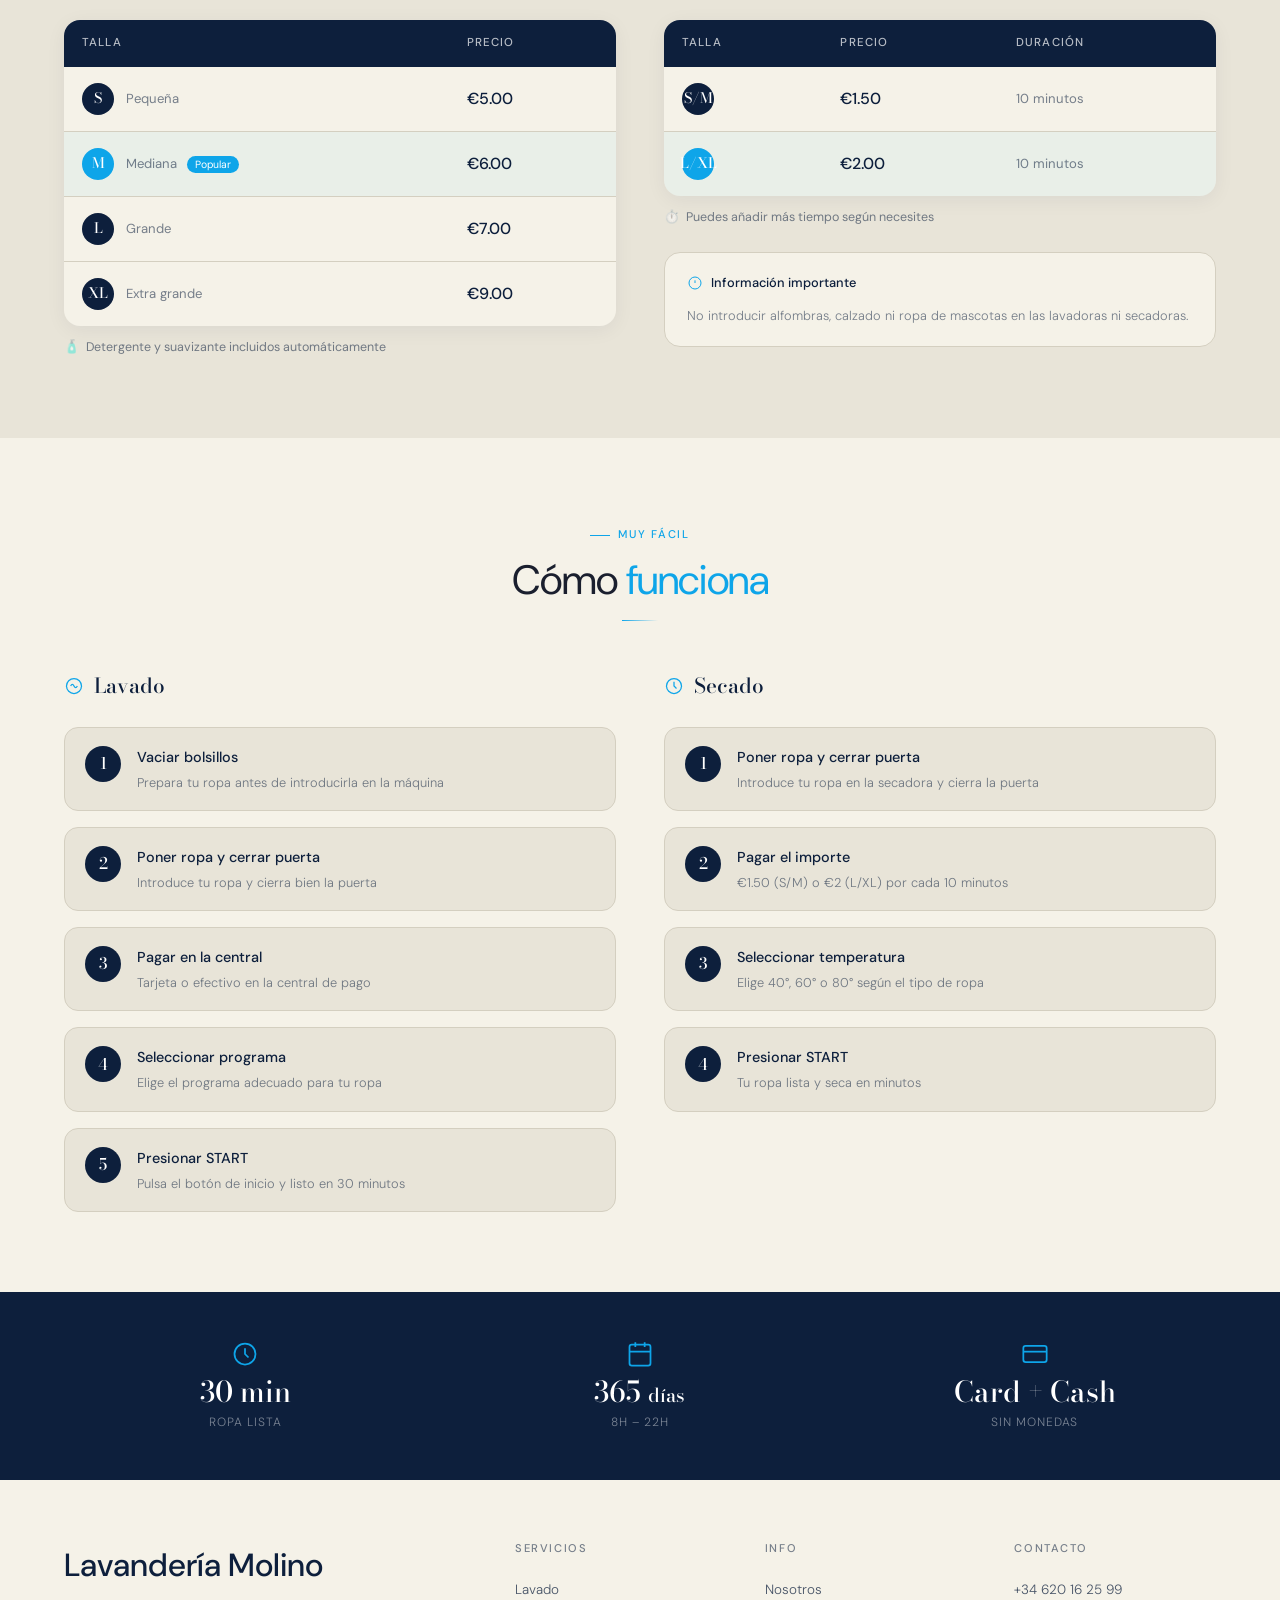
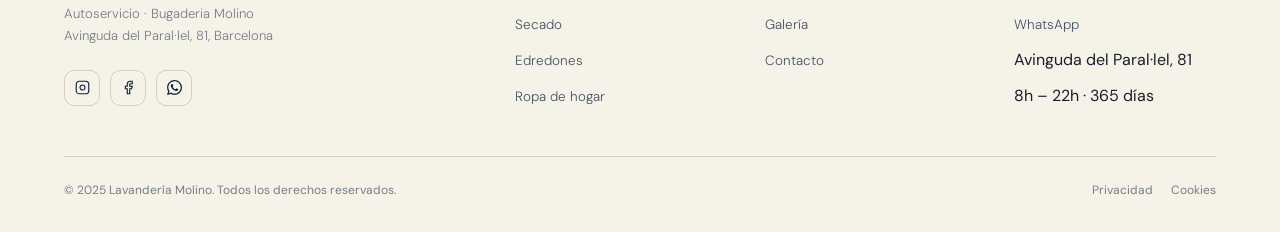
<file: services.html>
<!DOCTYPE html>
<html lang="es">
<head>
<meta charset="UTF-8"/>
<meta name="viewport" content="width=device-width, initial-scale=1.0"/>
<title>Servicios — Lavandería Molino Barcelona</title>
<meta name="description" content="Servicios de lavandería autoservicio en Barcelona. Ropa diaria, toallas, edredones, mantas y más. Precios transparentes con detergente incluido."/>
<link rel="preconnect" href="https://fonts.googleapis.com">
<link rel="preconnect" href="https://fonts.gstatic.com" crossorigin>
<link href="https://fonts.googleapis.com/css2?family=Bodoni+Moda:opsz,wght@6..96,300;6..96,400;6..96,500&family=DM+Sans:wght@300;400;500&display=swap" rel="stylesheet">
<link rel="stylesheet" href="shared.css"/>
<style>
:root {
  --bg:      #F5F2E8;
  --card:    #e8e4d8;
  --border:  #d4cfc0;
  --navy:    #0d1f3c;
  --accent:  #0ea5e9;
  --muted-t: rgba(13,31,60,0.55);
}
body { background: var(--bg); }

/* Navbar */
#navbar { background: var(--bg) !important; border-bottom: 1px solid var(--border) !important; box-shadow: none !important; }
#navbar.scrolled { box-shadow: 0 2px 16px rgba(13,31,60,0.08) !important; }
.nav-logo { color: var(--navy) !important; font-family: "Bodoni Moda", serif; }
.nav-links a { color: var(--navy) !important; opacity: 0.65; }
.nav-links a:hover, .nav-links a.active { opacity: 1; color: var(--accent) !important; }
.nav-hamburger span { background: var(--navy) !important; }
.lang-switcher { background: var(--card) !important; border-color: var(--border) !important; }
.lang-btn { color: var(--navy) !important; }
.nav-cta { background: var(--navy) !important; color: white !important; }

/* Page Hero */
.page-hero {
  padding: 140px 5vw 80px;
  background: var(--card);
  text-align: center;
  border-bottom: 1px solid var(--border);
  display: flex; flex-direction: column; align-items: center; justify-content: center;
}
.page-hero-eyebrow {
  font-size: 0.72rem; letter-spacing: 0.16em; text-transform: uppercase;
  color: var(--accent); margin-bottom: 16px;
  display: flex; align-items: center; justify-content: center; gap: 8px;
}
.page-hero-eyebrow::before, .page-hero-eyebrow::after {
  content: ""; display: block; width: 20px; height: 1px; background: var(--accent);
}
.page-hero-title {
  font-family: "Bodoni Moda", serif;
  font-size: clamp(2.4rem, 4vw, 4.5rem);
  font-weight: 400; color: var(--navy); line-height: 1.1; margin-bottom: 20px;
}
.page-hero-title em { color: var(--accent); font-style: normal; }
.page-hero-desc {
  font-size: 0.95rem; font-weight: 300; color: var(--muted-t);
  max-width: 520px; margin: 0 auto; line-height: 1.75;
}

/* Services Grid */
#services-main { padding: 80px 5vw; background: var(--bg); }
.services-main-grid {
  display: grid; grid-template-columns: repeat(4, 1fr); gap: 20px;
  margin-top: 48px;
}
.svc-main-card {
  background: var(--card); border: 1.5px solid var(--border);
  border-radius: 20px; padding: 32px 24px;
  position: relative; overflow: hidden;
  transition: transform 0.4s ease, box-shadow 0.4s ease, border-color 0.4s ease;
}
.svc-main-card::after {
  content: ""; position: absolute; bottom: 0; left: 0; right: 0; height: 3px;
  background: linear-gradient(90deg, var(--accent), #38bdf8);
  transform: scaleX(0); transform-origin: left;
  transition: transform 0.4s ease;
}
.svc-main-card:hover { transform: translateY(-6px); box-shadow: 0 16px 40px rgba(13,31,60,0.1); border-color: rgba(14,165,233,0.3); }
.svc-main-card:hover::after { transform: scaleX(1); }
.svc-main-icon {
  width: 52px; height: 52px; border-radius: 14px;
  background: var(--navy); display: flex; align-items: center; justify-content: center;
  margin-bottom: 20px; color: white;
  box-shadow: 0 4px 16px rgba(13,31,60,0.15);
  transition: transform 0.4s ease;
}
.svc-main-card:hover .svc-main-icon { transform: scale(1.1) rotate(-5deg); }
.svc-main-name {
  font-family: "Bodoni Moda", serif; font-size: 1.2rem; font-weight: 500;
  color: var(--navy); margin-bottom: 8px;
}
.svc-main-desc {
  font-size: 0.82rem; font-weight: 300; color: var(--muted-t);
  line-height: 1.65; margin-bottom: 20px;
}
.svc-price-row {
  display: flex; gap: 8px; flex-wrap: wrap; margin-top: auto;
  padding-top: 16px; border-top: 1px solid var(--border);
}
.svc-price-cash {
  display: inline-flex; align-items: center; gap: 4px;
  background: var(--navy); color: white;
  font-size: 0.75rem; font-weight: 500;
  padding: 5px 12px; border-radius: 100px;
}
.svc-price-card {
  display: inline-flex; align-items: center; gap: 4px;
  background: transparent; color: var(--accent);
  font-size: 0.75rem; font-weight: 500;
  padding: 5px 12px; border-radius: 100px;
  border: 1px solid var(--accent);
}

/* Pricing Section */
#pricing-section { padding: 80px 5vw; background: var(--card); }
.pricing-section-grid {
  display: grid; grid-template-columns: 1fr 1fr; gap: 48px;
  margin-top: 48px; align-items: start;
}
.pricing-table-wrap { }
.pricing-table-title {
  font-family: "Bodoni Moda", serif; font-size: 1.4rem; font-weight: 500;
  color: var(--navy); margin-bottom: 20px;
  display: flex; align-items: center; gap: 10px;
}
.pricing-table {
  width: 100%; border-collapse: collapse;
  background: var(--bg); border-radius: 16px; overflow: hidden;
  box-shadow: 0 4px 20px rgba(13,31,60,0.06);
}
.pricing-table thead { background: var(--navy); }
.pricing-table thead th {
  padding: 14px 18px; text-align: left;
  font-size: 0.72rem; font-weight: 500; letter-spacing: 0.1em;
  text-transform: uppercase; color: rgba(255,255,255,0.7);
}
.pricing-table tbody tr {
  border-bottom: 1px solid var(--border);
  transition: background 0.3s ease;
}
.pricing-table tbody tr:last-child { border-bottom: none; }
.pricing-table tbody tr:hover { background: var(--card); }
.pricing-table tbody tr.pop { background: rgba(14,165,233,0.05); }
.pricing-table td {
  padding: 16px 18px; font-size: 0.88rem; color: var(--navy);
}
.size-badge {
  display: inline-flex; width: 32px; height: 32px; border-radius: 50%;
  background: var(--navy); color: white;
  align-items: center; justify-content: center;
  font-family: "Bodoni Moda", serif; font-size: 0.9rem; font-weight: 500;
}
.pop .size-badge { background: var(--accent); }
.price-cash { font-weight: 500; color: var(--navy); font-size: 1rem; }
.price-card { font-weight: 500; color: var(--accent); font-size: 1rem; }
.pop-label {
  font-size: 0.65rem; background: var(--accent); color: white;
  padding: 2px 8px; border-radius: 100px; margin-left: 6px;
}
.pricing-note-small {
  font-size: 0.78rem; color: var(--muted-t); margin-top: 12px;
  display: flex; align-items: center; gap: 6px;
}

/* How It Works */
#how-works-section { padding: 80px 5vw; background: var(--bg); }
.how-works-grid {
  display: grid; grid-template-columns: repeat(2,1fr); gap: 48px;
  margin-top: 48px; align-items: start;
}
.how-works-col-title {
  font-family: "Bodoni Moda", serif; font-size: 1.3rem; font-weight: 500;
  color: var(--navy); margin-bottom: 24px;
  display: flex; align-items: center; gap: 10px;
}
.steps-list { display: flex; flex-direction: column; gap: 16px; }
.step-item {
  display: flex; gap: 16px; align-items: flex-start;
  background: var(--card); border: 1px solid var(--border);
  border-radius: 14px; padding: 18px 20px;
  transition: transform 0.3s ease, border-color 0.3s ease;
}
.step-item:hover { transform: translateX(4px); border-color: var(--accent); }
.step-num-badge {
  width: 36px; height: 36px; border-radius: 50%;
  background: var(--navy); color: white;
  display: flex; align-items: center; justify-content: center;
  font-family: "Bodoni Moda", serif; font-size: 1rem; font-weight: 500;
  flex-shrink: 0;
}
.step-item-title {
  font-size: 0.9rem; font-weight: 500; color: var(--navy); margin-bottom: 4px;
}
.step-item-desc { font-size: 0.8rem; font-weight: 300; color: var(--muted-t); line-height: 1.5; }

/* Info Strip */
#info-strip {
  background: var(--navy); padding: 48px 5vw;
  display: grid; grid-template-columns: repeat(3,1fr); gap: 32px;
}
.info-strip-item { text-align: center; }
.info-strip-icon { color: var(--accent); margin-bottom: 10px; display: flex; justify-content: center; }
.info-strip-val {
  font-family: "Bodoni Moda", serif; font-size: 1.8rem; font-weight: 500;
  color: white; line-height: 1; margin-bottom: 6px;
}
.info-strip-label { font-size: 0.75rem; font-weight: 300; color: rgba(255,255,255,0.45); letter-spacing: 0.08em; text-transform: uppercase; }

/* Footer */
#footer { background: #F5F2E8 !important; }
#footer .footer-logo { color: var(--navy) !important; }
#footer .footer-tagline { color: var(--muted-t) !important; }
#footer .footer-col h4 { color: var(--muted-t) !important; }
#footer .footer-col a, #footer .footer-col div { color: var(--navy) !important; opacity: 0.75; }
#footer .footer-col a:hover { color: var(--accent) !important; opacity: 1; }
#footer .footer-copy { color: var(--muted-t) !important; }
#footer .footer-legal a { color: var(--muted-t) !important; }
#footer .social-btn { border-color: var(--border) !important; color: var(--navy) !important; }
#footer .footer-bottom { border-top: 1px solid var(--border) !important; background: #F5F2E8 !important; }
.footer-logo span { display: none; }

/* Section titles */
.section-title em { color: var(--accent); font-style: normal; }
.section-eyebrow { color: var(--accent) !important; }
.section-eyebrow::before { background: var(--accent) !important; }
.divider { background: linear-gradient(90deg, var(--accent), transparent) !important; }

/* Language */
body:not(.lang-en) [data-en] { display: none !important; }
body.lang-en [data-es] { display: none !important; }

/* Responsive */
@media (max-width: 1100px) { .services-main-grid { grid-template-columns: repeat(2,1fr); } }
@media (max-width: 860px) { .pricing-section-grid { grid-template-columns: 1fr; } .how-works-grid { grid-template-columns: 1fr; } .info-strip { grid-template-columns: 1fr; } }
@media (max-width: 640px) { .services-main-grid { grid-template-columns: 1fr; } }
</style>
</head>
<body>

<!-- WhatsApp -->
<a href="https://wa.me/34620162599" id="wa-float" target="_blank" aria-label="WhatsApp">
  <div class="wa-pulse"></div>
  <svg width="26" height="26" fill="white" viewBox="0 0 24 24"><path d="M17.472 14.382c-.297-.149-1.758-.867-2.03-.967-.273-.099-.471-.148-.67.15-.197.297-.767.966-.94 1.164-.173.199-.347.223-.644.075-.297-.15-1.255-.463-2.39-1.475-.883-.788-1.48-1.761-1.653-2.059-.173-.297-.018-.458.13-.606.134-.133.298-.347.446-.52.149-.174.198-.298.298-.497.099-.198.05-.371-.025-.52-.075-.149-.669-1.612-.916-2.207-.242-.579-.487-.5-.669-.51-.173-.008-.371-.01-.57-.01-.198 0-.52.074-.792.372-.272.297-1.04 1.016-1.04 2.479 0 1.462 1.065 2.875 1.213 3.074.149.198 2.096 3.2 5.077 4.487.709.306 1.262.489 1.694.625.712.227 1.36.195 1.871.118.571-.085 1.758-.719 2.006-1.413.248-.694.248-1.289.173-1.413-.074-.124-.272-.198-.57-.347m-5.421 7.403h-.004a9.87 9.87 0 0 1-5.031-1.378l-.361-.214-3.741.982.998-3.648-.235-.374a9.86 9.86 0 0 1-1.51-5.26c.001-5.45 4.436-9.884 9.888-9.884 2.64 0 5.122 1.03 6.988 2.898a9.825 9.825 0 0 1 2.893 6.994c-.003 5.45-4.437 9.884-9.885 9.884m8.413-18.297A11.815 11.815 0 0 0 12.05 0C5.495 0 .16 5.335.157 11.892c0 2.096.547 4.142 1.588 5.945L.057 24l6.305-1.654a11.882 11.882 0 0 0 5.683 1.448h.005c6.554 0 11.89-5.335 11.893-11.893a11.821 11.821 0 0 0-3.48-8.413z"/></svg>
</a>

<!-- Navbar -->
<nav id="navbar">
  <a href="index.html" class="nav-logo" style="display:flex;align-items:center;gap:10px;">
  <img src="logo.jpg" alt="" width="40" height="40" style="border-radius:50%;object-fit:cover;flex-shrink:0;">Lavandería Molino
</a>
  <ul class="nav-links">
    <li><a href="index.html"><span data-es>Inicio</span><span data-en>Home</span></a></li>
    <li><a href="services.html" class="active"><span data-es>Servicios</span><span data-en>Services</span></a></li>
    <li><a href="about.html"><span data-es>Nosotros</span><span data-en>About</span></a></li>
    <li><a href="gallery.html"><span data-es>Galería</span><span data-en>Gallery</span></a></li>
    <li><a href="contact.html" class="nav-cta" style="color:white !important;"><span data-es>Contacto</span><span data-en>Contact</span></a></li>
  </ul>
  <div class="nav-right">
    <div class="lang-switcher">
      <button class="lang-btn active" data-lang-btn="es">ES</button>
      <button class="lang-btn" data-lang-btn="en">EN</button>
    </div>
    <button class="nav-hamburger" id="hamburger"><span></span><span></span><span></span></button>
  </div>
</nav>

<!-- Mobile Menu -->
<div class="mobile-menu" id="mobileMenu">
  <a href="index.html"><span data-es>Inicio</span><span data-en>Home</span></a>
  <a href="services.html"><span data-es>Servicios</span><span data-en>Services</span></a>
  <a href="about.html"><span data-es>Nosotros</span><span data-en>About</span></a>
  <a href="gallery.html"><span data-es>Galería</span><span data-en>Gallery</span></a>
  <a href="contact.html"><span data-es>Contacto</span><span data-en>Contact</span></a>
  <div class="mobile-lang-row">
    <button class="active" data-lang-btn="es">ES</button>
    <button data-lang-btn="en">EN</button>
  </div>
</div>

<!-- Page Hero -->
<div class="page-hero">
  <div class="page-hero-eyebrow"><span data-es>Lavandería Autoservicio</span><span data-en>Self-Service Laundry</span></div>
  <h1 class="page-hero-title">
    <span data-es>Nuestros <em>Servicios</em></span>
    <span data-en>Our <em>Services</em></span>
  </h1>
  <p class="page-hero-desc">
    <span data-es>Detergente y suavizante incluidos en todos los lavados. Precios transparentes, sin sorpresas.</span>
    <span data-en>Detergent and softener included in all washes. Transparent prices, no surprises.</span>
  </p>
</div>

<!-- Services Grid -->
<section id="services-main">
  <div class="reveal" style="text-align:center;">
    <div class="section-eyebrow" style="justify-content:center;"><span data-es>Lo que lavamos</span><span data-en>What we wash</span></div>
    <h2 class="section-title"><span data-es>Para cada <em>necesidad</em></span><span data-en>For every <em>need</em></span></h2>
    <div class="divider" style="margin:16px auto;"></div>
  </div>
  <div class="services-main-grid">

    <div class="svc-main-card reveal">
      <div class="svc-main-icon"><svg width="24" height="24" fill="none" stroke="currentColor" stroke-width="1.5" viewBox="0 0 24 24"><circle cx="12" cy="12" r="9"/><path d="M8 12Q10 8 12 12Q14 16 16 12"/></svg></div>
      <div class="svc-main-name"><span data-es>Ropa diaria</span><span data-en>Daily clothes</span></div>
      <div class="svc-main-desc"><span data-es>Camisas, pantalones, ropa interior y todo tu vestuario diario.</span><span data-en>Shirts, trousers, underwear and all your daily wardrobe.</span></div>
      <div class="svc-price-row">
        <span class="svc-price-cash">€5</span>
      </div>
    </div>

    <div class="svc-main-card reveal">
      <div class="svc-main-icon"><svg width="24" height="24" fill="none" stroke="currentColor" stroke-width="1.5" viewBox="0 0 24 24"><rect x="3" y="3" width="18" height="18" rx="2"/><path d="M3 9h18M9 3v18"/></svg></div>
      <div class="svc-main-name"><span data-es>Toallas</span><span data-en>Towels</span></div>
      <div class="svc-main-desc"><span data-es>Toallas de baño, playa y gym. Quedan esponjosas y frescas.</span><span data-en>Bath, beach and gym towels. Fluffy and fresh results.</span></div>
      <div class="svc-price-row">
        <span class="svc-price-cash">€5</span>
      </div>
    </div>

    <div class="svc-main-card reveal">
      <div class="svc-main-icon"><svg width="24" height="24" fill="none" stroke="currentColor" stroke-width="1.5" viewBox="0 0 24 24"><path d="M3 9l9-7 9 7v11a2 2 0 0 1-2 2H5a2 2 0 0 1-2-2z"/><polyline points="9 22 9 12 15 12 15 22"/></svg></div>
      <div class="svc-main-name"><span data-es>Edredones</span><span data-en>Duvets</span></div>
      <div class="svc-main-desc"><span data-es>Edredones nórdicos, rellenos y almohadas. Lavado profundo garantizado.</span><span data-en>Nordic duvets, quilts and pillows. Deep clean guaranteed.</span></div>
      <div class="svc-price-row">
        <span class="svc-price-cash">€9 XL</span>
      </div>
    </div>

    <div class="svc-main-card reveal">
      <div class="svc-main-icon"><svg width="24" height="24" fill="none" stroke="currentColor" stroke-width="1.5" viewBox="0 0 24 24"><path d="M21 16V8a2 2 0 0 0-1-1.73l-7-4a2 2 0 0 0-2 0l-7 4A2 2 0 0 0 3 8v8a2 2 0 0 0 1 1.73l7 4a2 2 0 0 0 2 0l7-4A2 2 0 0 0 21 16z"/></svg></div>
      <div class="svc-main-name"><span data-es>Mantas</span><span data-en>Blankets</span></div>
      <div class="svc-main-desc"><span data-es>Mantas de lana, polar y fleece. Suaves y perfectas tras el lavado.</span><span data-en>Wool, polar and fleece blankets. Soft and perfect after washing.</span></div>
      <div class="svc-price-row">
        <span class="svc-price-cash">€7 L</span>
      </div>
    </div>

    <div class="svc-main-card reveal">
      <div class="svc-main-icon"><svg width="24" height="24" fill="none" stroke="currentColor" stroke-width="1.5" viewBox="0 0 24 24"><path d="M20 9V7a2 2 0 0 0-2-2H4a2 2 0 0 0-2 2v10a2 2 0 0 0 2 2h14a2 2 0 0 0 2-2v-2"/><path d="M12 12H22"/></svg></div>
      <div class="svc-main-name"><span data-es>Fundas de sofá</span><span data-en>Sofa covers</span></div>
      <div class="svc-main-desc"><span data-es>Fundas y cojines del sofá. Frescas y sin manchas en 30 minutos.</span><span data-en>Sofa covers and cushions. Fresh and stain-free in 30 minutes.</span></div>
      <div class="svc-price-row">
        <span class="svc-price-cash">€7 L</span>
      </div>
    </div>

    <div class="svc-main-card reveal">
      <div class="svc-main-icon"><svg width="24" height="24" fill="none" stroke="currentColor" stroke-width="1.5" viewBox="0 0 24 24"><path d="M20 7H4a2 2 0 0 0-2 2v6a2 2 0 0 0 2 2h16a2 2 0 0 0 2-2V9a2 2 0 0 0-2-2z"/><path d="M16 7V5a2 2 0 0 0-2-2h-4a2 2 0 0 0-2 2v2"/></svg></div>
      <div class="svc-main-name"><span data-es>Ropa de trabajo</span><span data-en>Work clothes</span></div>
      <div class="svc-main-desc"><span data-es>Uniformes, monos y ropa de trabajo. Limpios y listos para la jornada.</span><span data-en>Uniforms, overalls and workwear. Clean and ready for the day.</span></div>
      <div class="svc-price-row">
        <span class="svc-price-cash">€5</span>
      </div>
    </div>

    <div class="svc-main-card reveal">
      <div class="svc-main-icon"><svg width="24" height="24" fill="none" stroke="currentColor" stroke-width="1.5" viewBox="0 0 24 24"><rect x="3" y="11" width="18" height="11" rx="2"/><path d="M7 11V7a5 5 0 0 1 10 0v4"/></svg></div>
      <div class="svc-main-name"><span data-es>Mantelería</span><span data-en>Tablecloths</span></div>
      <div class="svc-main-desc"><span data-es>Manteles, servilletas y ropa de mesa. Perfectos para eventos y restaurantes.</span><span data-en>Tablecloths, napkins and table linen. Perfect for events and restaurants.</span></div>
      <div class="svc-price-row">
        <span class="svc-price-cash">€6 M</span>
      </div>
    </div>

    <div class="svc-main-card reveal">
      <div class="svc-main-icon"><svg width="24" height="24" fill="none" stroke="currentColor" stroke-width="1.5" viewBox="0 0 24 24"><path d="M3 3h18v18H3zM9 3v18M15 3v18M3 9h18M3 15h18"/></svg></div>
      <div class="svc-main-name"><span data-es>Cortinas</span><span data-en>Curtains</span></div>
      <div class="svc-main-desc"><span data-es>Cortinas y visillos de todos los tamaños. Sin arrugas y como nuevas.</span><span data-en>Curtains and net curtains of all sizes. Wrinkle-free and like new.</span></div>
      <div class="svc-price-row">
        <span class="svc-price-cash">€9 XL</span>
      </div>
    </div>

  </div>
</section>

<!-- Pricing Section -->
<section id="pricing-section">
  <div class="reveal" style="text-align:center;margin-bottom:0;">
    <div class="section-eyebrow" style="justify-content:center;"><span data-es>Tarifas</span><span data-en>Pricing</span></div>
    <h2 class="section-title"><span data-es>Precios <em>transparentes</em></span><span data-en>Transparent <em>pricing</em></span></h2>
    <div class="divider" style="margin:16px auto 0;"></div>
  </div>
  <div class="pricing-section-grid">
    <!-- Washing Machines -->
    <div class="reveal">
      <div class="pricing-table-title">
        <svg width="22" height="22" fill="none" stroke="currentColor" stroke-width="1.5" viewBox="0 0 24 24"><circle cx="12" cy="12" r="9"/><path d="M8 12Q10 8 12 12Q14 16 16 12"/></svg>
        <span data-es>Lavadoras</span><span data-en>Washing Machines</span>
      </div>
      <table class="pricing-table">
        <thead>
          <tr>
            <th><span data-es>Talla</span><span data-en>Size</span></th>
            <th><span data-es>Precio</span><span data-en>Price</span></th>
          </tr>
        </thead>
        <tbody>
          <tr>
            <td><span class="size-badge">S</span> <span style="margin-left:8px;font-size:0.82rem;color:var(--muted-t);"><span data-es>Pequeña</span><span data-en>Small</span></span></td>
            <td><span class="price-cash">€5.00</span></td>
          </tr>
          <tr class="pop">
            <td><span class="size-badge">M</span> <span style="margin-left:8px;font-size:0.82rem;color:var(--muted-t);"><span data-es>Mediana</span><span data-en>Medium</span></span> <span class="pop-label"><span data-es>Popular</span><span data-en>Popular</span></span></td>
            <td><span class="price-cash">€6.00</span></td>
          </tr>
          <tr>
            <td><span class="size-badge">L</span> <span style="margin-left:8px;font-size:0.82rem;color:var(--muted-t);"><span data-es>Grande</span><span data-en>Large</span></span></td>
            <td><span class="price-cash">€7.00</span></td>
          </tr>
          <tr>
            <td><span class="size-badge">XL</span> <span style="margin-left:8px;font-size:0.82rem;color:var(--muted-t);"><span data-es>Extra grande</span><span data-en>Extra large</span></span></td>
            <td><span class="price-cash">€9.00</span></td>
          </tr>
        </tbody>
      </table>
      <p class="pricing-note-small">🧴 <span data-es>Detergente y suavizante incluidos automáticamente</span><span data-en>Detergent and softener automatically included</span></p>
    </div>
    <!-- Dryers -->
    <div class="reveal">
      <div class="pricing-table-title">
        <svg width="22" height="22" fill="none" stroke="currentColor" stroke-width="1.5" viewBox="0 0 24 24"><circle cx="12" cy="12" r="9"/><path d="M12 7v5l3 3"/></svg>
        <span data-es>Secadoras</span><span data-en>Dryers</span>
      </div>
      <table class="pricing-table">
        <thead>
          <tr>
            <th><span data-es>Talla</span><span data-en>Size</span></th>
            <th><span data-es>Precio</span><span data-en>Price</span></th>
            <th><span data-es>Duración</span><span data-en>Duration</span></th>
          </tr>
        </thead>
        <tbody>
          <tr>
            <td><span class="size-badge">S/M</span></td>
            <td><span class="price-cash">€1.50</span></td>
            <td style="font-size:0.82rem;color:var(--muted-t);"><span data-es>10 minutos</span><span data-en>10 minutes</span></td>
          </tr>
          <tr class="pop">
            <td><span class="size-badge">L/XL</span></td>
            <td><span class="price-cash">€2.00</span></td>
            <td style="font-size:0.82rem;color:var(--muted-t);"><span data-es>10 minutos</span><span data-en>10 minutes</span></td>
          </tr>
        </tbody>
      </table>
      <p class="pricing-note-small">⏱️ <span data-es>Puedes añadir más tiempo según necesites</span><span data-en>You can add more time as needed</span></p>

      <!-- Info box -->
      <div style="margin-top:24px;background:var(--bg);border:1.5px solid var(--border);border-radius:16px;padding:20px 22px;">
        <div style="font-size:0.8rem;font-weight:500;color:var(--navy);margin-bottom:12px;display:flex;align-items:center;gap:8px;">
          <svg width="16" height="16" fill="none" stroke="var(--accent)" stroke-width="1.5" viewBox="0 0 24 24"><circle cx="12" cy="12" r="9"/><path d="M12 8v4M12 16h.01"/></svg>
          <span data-es>Información importante</span><span data-en>Important information</span>
        </div>
        <p style="font-size:0.8rem;font-weight:300;color:var(--muted-t);line-height:1.65;">
          <span data-es>No introducir alfombras, calzado ni ropa de mascotas en las lavadoras ni secadoras.</span>
          <span data-en>Do not put carpets, footwear or pet clothes in washing machines or dryers.</span>
        </p>
      </div>
    </div>
  </div>
</section>

<!-- How It Works -->
<section id="how-works-section">
  <div class="reveal" style="text-align:center;">
    <div class="section-eyebrow" style="justify-content:center;"><span data-es>Muy fácil</span><span data-en>Very easy</span></div>
    <h2 class="section-title"><span data-es>Cómo <em>funciona</em></span><span data-en>How it <em>works</em></span></h2>
    <div class="divider" style="margin:16px auto;"></div>
  </div>
  <div class="how-works-grid">
    <!-- Washing -->
    <div class="reveal">
      <div class="how-works-col-title">
        <svg width="20" height="20" fill="none" stroke="var(--accent)" stroke-width="1.5" viewBox="0 0 24 24"><circle cx="12" cy="12" r="9"/><path d="M8 12Q10 8 12 12Q14 16 16 12"/></svg>
        <span data-es>Lavado</span><span data-en>Washing</span>
      </div>
      <div class="steps-list">
        <div class="step-item">
          <div class="step-num-badge">1</div>
          <div><div class="step-item-title"><span data-es>Vaciar bolsillos</span><span data-en>Empty pockets</span></div><div class="step-item-desc"><span data-es>Prepara tu ropa antes de introducirla en la máquina</span><span data-en>Prepare your clothes before putting them in the machine</span></div></div>
        </div>
        <div class="step-item">
          <div class="step-num-badge">2</div>
          <div><div class="step-item-title"><span data-es>Poner ropa y cerrar puerta</span><span data-en>Load and close door</span></div><div class="step-item-desc"><span data-es>Introduce tu ropa y cierra bien la puerta</span><span data-en>Put your clothes in and close the door properly</span></div></div>
        </div>
        <div class="step-item">
          <div class="step-num-badge">3</div>
          <div><div class="step-item-title"><span data-es>Pagar en la central</span><span data-en>Pay at the terminal</span></div><div class="step-item-desc"><span data-es>Tarjeta o efectivo en la central de pago</span><span data-en>Card or cash at the payment terminal</span></div></div>
        </div>
        <div class="step-item">
          <div class="step-num-badge">4</div>
          <div><div class="step-item-title"><span data-es>Seleccionar programa</span><span data-en>Select programme</span></div><div class="step-item-desc"><span data-es>Elige el programa adecuado para tu ropa</span><span data-en>Choose the right programme for your clothes</span></div></div>
        </div>
        <div class="step-item">
          <div class="step-num-badge">5</div>
          <div><div class="step-item-title"><span data-es>Presionar START</span><span data-en>Press START</span></div><div class="step-item-desc"><span data-es>Pulsa el botón de inicio y listo en 30 minutos</span><span data-en>Press the start button and ready in 30 minutes</span></div></div>
        </div>
      </div>
    </div>
    <!-- Drying -->
    <div class="reveal">
      <div class="how-works-col-title">
        <svg width="20" height="20" fill="none" stroke="var(--accent)" stroke-width="1.5" viewBox="0 0 24 24"><circle cx="12" cy="12" r="9"/><path d="M12 7v5l3 3"/></svg>
        <span data-es>Secado</span><span data-en>Drying</span>
      </div>
      <div class="steps-list">
        <div class="step-item">
          <div class="step-num-badge">1</div>
          <div><div class="step-item-title"><span data-es>Poner ropa y cerrar puerta</span><span data-en>Load and close door</span></div><div class="step-item-desc"><span data-es>Introduce tu ropa en la secadora y cierra la puerta</span><span data-en>Put your clothes in the dryer and close the door</span></div></div>
        </div>
        <div class="step-item">
          <div class="step-num-badge">2</div>
          <div><div class="step-item-title"><span data-es>Pagar el importe</span><span data-en>Pay the amount</span></div><div class="step-item-desc"><span data-es>€1.50 (S/M) o €2 (L/XL) por cada 10 minutos</span><span data-en>€1.50 (S/M) or €2 (L/XL) per 10 minutes</span></div></div>
        </div>
        <div class="step-item">
          <div class="step-num-badge">3</div>
          <div><div class="step-item-title"><span data-es>Seleccionar temperatura</span><span data-en>Select temperature</span></div><div class="step-item-desc"><span data-es>Elige 40°, 60° o 80° según el tipo de ropa</span><span data-en>Choose 40°, 60° or 80° depending on the fabric type</span></div></div>
        </div>
        <div class="step-item">
          <div class="step-num-badge">4</div>
          <div><div class="step-item-title"><span data-es>Presionar START</span><span data-en>Press START</span></div><div class="step-item-desc"><span data-es>Tu ropa lista y seca en minutos</span><span data-en>Your clothes ready and dry in minutes</span></div></div>
        </div>
      </div>
    </div>
  </div>
</section>

<!-- Info Strip -->
<div id="info-strip">
  <div class="info-strip-item">
    <div class="info-strip-icon"><svg width="28" height="28" fill="none" stroke="currentColor" stroke-width="1.5" viewBox="0 0 24 24"><circle cx="12" cy="12" r="9"/><path d="M12 7v5l3 3"/></svg></div>
    <div class="info-strip-val">30 min</div>
    <div class="info-strip-label"><span data-es>Ropa lista</span><span data-en>Laundry ready</span></div>
  </div>
  <div class="info-strip-item">
    <div class="info-strip-icon"><svg width="28" height="28" fill="none" stroke="currentColor" stroke-width="1.5" viewBox="0 0 24 24"><rect x="3" y="4" width="18" height="18" rx="2"/><path d="M16 2v4M8 2v4M3 10h18"/></svg></div>
    <div class="info-strip-val">365 <span style="font-size:1.2rem;">días</span></div>
    <div class="info-strip-label">8h – 22h</div>
  </div>
  <div class="info-strip-item">
    <div class="info-strip-icon"><svg width="28" height="28" fill="none" stroke="currentColor" stroke-width="1.5" viewBox="0 0 24 24"><rect x="2" y="5" width="20" height="14" rx="2"/><path d="M2 10h20"/></svg></div>
    <div class="info-strip-val"><span data-es>Card + Cash</span><span data-en>Card + Cash</span></div>
    <div class="info-strip-label"><span data-es>Sin monedas</span><span data-en>No coins needed</span></div>
  </div>
</div>

<!-- Footer -->
<footer id="footer">
  <div class="footer-grid">
    <div>
      <span class="footer-logo">Lavandería Molino</span>
      <p class="footer-tagline">Autoservicio · Bugaderia Molino<br>Avinguda del Paral·lel, 81, Barcelona</p>
      <div class="footer-socials">
        <a href="#" class="social-btn" aria-label="Instagram"><svg width="15" height="15" fill="none" stroke="currentColor" stroke-width="1.8" viewBox="0 0 24 24"><rect x="2" y="2" width="20" height="20" rx="5"/><path d="M16 11.37A4 4 0 1 1 12.63 8 4 4 0 0 1 16 11.37z"/><line x1="17.5" y1="6.5" x2="17.51" y2="6.5"/></svg></a>
        <a href="#" class="social-btn" aria-label="Facebook"><svg width="15" height="15" fill="none" stroke="currentColor" stroke-width="1.8" viewBox="0 0 24 24"><path d="M18 2h-3a5 5 0 0 0-5 5v3H7v4h3v8h4v-8h3l1-4h-4V7a1 1 0 0 1 1-1h3z"/></svg></a>
        <a href="https://wa.me/34620162599" class="social-btn" aria-label="WhatsApp"><svg width="15" height="15" fill="currentColor" viewBox="0 0 24 24"><path d="M17.472 14.382c-.297-.149-1.758-.867-2.03-.967-.273-.099-.471-.148-.67.15-.197.297-.767.966-.94 1.164-.173.199-.347.223-.644.075-.297-.15-1.255-.463-2.39-1.475-.883-.788-1.48-1.761-1.653-2.059-.173-.297-.018-.458.13-.606.134-.133.298-.347.446-.52.149-.174.198-.298.298-.497.099-.198.05-.371-.025-.52-.075-.149-.669-1.612-.916-2.207-.242-.579-.487-.5-.669-.51-.173-.008-.371-.01-.57-.01-.198 0-.52.074-.792.372-.272.297-1.04 1.016-1.04 2.479 0 1.462 1.065 2.875 1.213 3.074.149.198 2.096 3.2 5.077 4.487.709.306 1.262.489 1.694.625.712.227 1.36.195 1.871.118.571-.085 1.758-.719 2.006-1.413.248-.694.248-1.289.173-1.413-.074-.124-.272-.198-.57-.347m-5.421 7.403h-.004a9.87 9.87 0 0 1-5.031-1.378l-.361-.214-3.741.982.998-3.648-.235-.374a9.86 9.86 0 0 1-1.51-5.26c.001-5.45 4.436-9.884 9.888-9.884 2.64 0 5.122 1.03 6.988 2.898a9.825 9.825 0 0 1 2.893 6.994c-.003 5.45-4.437 9.884-9.885 9.884m8.413-18.297A11.815 11.815 0 0 0 12.05 0C5.495 0 .16 5.335.157 11.892c0 2.096.547 4.142 1.588 5.945L.057 24l6.305-1.654a11.882 11.882 0 0 0 5.683 1.448h.005c6.554 0 11.89-5.335 11.893-11.893a11.821 11.821 0 0 0-3.48-8.413z"/></svg></a>
      </div>
    </div>
    <div class="footer-col">
      <h4><span data-es>Servicios</span><span data-en>Services</span></h4>
      <ul>
        <li><a href="services.html"><span data-es>Lavado</span><span data-en>Washing</span></a></li>
        <li><a href="services.html"><span data-es>Secado</span><span data-en>Drying</span></a></li>
        <li><a href="services.html"><span data-es>Edredones</span><span data-en>Duvets</span></a></li>
        <li><a href="services.html"><span data-es>Ropa de hogar</span><span data-en>Home textiles</span></a></li>
      </ul>
    </div>
    <div class="footer-col">
      <h4>Info</h4>
      <ul>
        <li><a href="about.html"><span data-es>Nosotros</span><span data-en>About</span></a></li>
        <li><a href="gallery.html"><span data-es>Galería</span><span data-en>Gallery</span></a></li>
        <li><a href="contact.html"><span data-es>Contacto</span><span data-en>Contact</span></a></li>
      </ul>
    </div>
    <div class="footer-col">
      <h4><span data-es>Contacto</span><span data-en>Contact</span></h4>
      <ul>
        <li><a href="tel:+34620162599">+34 620 16 25 99</a></li>
        <li><a href="https://wa.me/34620162599">WhatsApp</a></li>
        <li><span>Avinguda del Paral·lel, 81</span></li>
        <li><span>8h – 22h · 365 <span data-es>días</span><span data-en>days</span></span></li>
      </ul>
    </div>
  </div>
  <div class="footer-bottom">
    <p class="footer-copy">© 2025 Lavandería Molino. <span data-es>Todos los derechos reservados.</span><span data-en>All rights reserved.</span></p>
    <div class="footer-legal">
      <a href="#"><span data-es>Privacidad</span><span data-en>Privacy</span></a>
      <a href="#"><span data-es>Cookies</span><span data-en>Cookies</span></a>
    </div>
  </div>
</footer>

<script src="shared.js"></script>

<!-- Bottom Navigation (Mobile) -->
<nav class="bottom-nav">
  <div class="bottom-nav-inner">
    <a href="index.html" class="">
      <svg viewBox="0 0 24 24"><path d="M3 9.5L12 3l9 6.5V20a1 1 0 01-1 1H5a1 1 0 01-1-1V9.5z"/><path d="M9 21V12h6v9"/></svg>
      <span data-es="Inicio" data-en="Home">Inicio</span>
    </a>
    <a href="services.html" class="active">
      <svg viewBox="0 0 24 24"><circle cx="12" cy="12" r="9"/><path d="M8 12h8M12 8v8"/></svg>
      <span data-es="Servicios" data-en="Services">Servicios</span>
    </a>
    <a href="about.html" class="">
      <svg viewBox="0 0 24 24"><circle cx="12" cy="8" r="4"/><path d="M4 20c0-4 3.6-7 8-7s8 3 8 7"/></svg>
      <span data-es="Nosotros" data-en="About">Nosotros</span>
    </a>
    <a href="gallery.html" class="">
      <svg viewBox="0 0 24 24"><rect x="3" y="3" width="18" height="18" rx="2"/><circle cx="8.5" cy="8.5" r="1.5"/><path d="M21 15l-5-5L5 21"/></svg>
      <span data-es="Galeria" data-en="Gallery">Galeria</span>
    </a>
    <a href="contact.html" class="">
      <svg viewBox="0 0 24 24"><path d="M22 16.92v3a2 2 0 01-2.18 2 19.79 19.79 0 01-8.63-3.07 19.5 19.5 0 01-6-6A19.79 19.79 0 012.12 4.18 2 2 0 014.11 2h3a2 2 0 012 1.72c.127.96.361 1.903.7 2.81a2 2 0 01-.45 2.11L8.09 9.91a16 16 0 006 6l1.27-1.27a2 2 0 012.11-.45c.907.339 1.85.573 2.81.7A2 2 0 0122 16.92z"/></svg>
      <span data-es="Contacto" data-en="Contact">Contacto</span>
    </a>
  </div>
</nav>

</body>
</html>
</file>
<file: shared.css>
/* ============================================================
   shared.css — Global styles used by ALL pages
   ✏️  COLOR PALETTE: Change variables below to restyle everything
   ============================================================ */

@import url('https://fonts.googleapis.com/css2?family=Cormorant+Garamond:ital,wght@0,300;0,400;0,500;0,600;1,300;1,400&family=DM+Sans:ital,opsz,wght@0,9..40,300;0,9..40,400;0,9..40,500;1,9..40,300&display=swap');

/* ─── Design Tokens ─── */
:root {
  /* ✏️ COLORS — change these to rebrand the whole site */
  --white:      #F5F2E8;
  --sky-50:     #f0f8ff;
  --sky-100:    #e1f2fe;
  --sky-200:    #bae3fd;
  --sky-300:    #7dcffc;
  --sky-400:    #39b8f8;
  --sky-500:    #0ea5e9;   /* primary accent */
  --sky-600:    #0284c7;
  --charcoal:   #1a1f2e;   /* dark text */
  --slate:      #4a5568;
  --muted:      #8898a6;

  /* Glass effect */
  --glass-bg:     rgba(255,255,255,0.65);
  --glass-border: rgba(186,227,253,0.45);

  /* Shadows */
  --shadow-soft:   0 8px 32px rgba(14,165,233,0.08);
  --shadow-med:    0 16px 48px rgba(14,165,233,0.12);
  --shadow-strong: 0 24px 64px rgba(14,165,233,0.16);

  /* ✏️ FONTS */
  --display: 'DM Sans', sans-serif;
  --body:    'DM Sans', sans-serif;

  /* Layout */
  --radius:    20px;
  --radius-sm: 12px;
  --transition: 0.4s cubic-bezier(0.16,1,0.3,1);
  --border:     rgba(14,165,233,0.12);
}

/* ─── Reset ─── */
*, *::before, *::after { box-sizing: border-box; margin: 0; padding: 0; }
html { scroll-behavior: smooth; font-size: 16px; }
body {
  font-family: var(--body);
  background: var(--white);
  color: var(--charcoal);
  overflow-x: hidden;
  line-height: 1.6;
}
img, video { max-width: 100%; display: block; }
a { text-decoration: none; }
::-webkit-scrollbar { width: 5px; }
::-webkit-scrollbar-track { background: var(--sky-50); }
::-webkit-scrollbar-thumb { background: var(--scrollbar, #94a3b8); border-radius: 10px; }

/* ─── Language Toggle ─── */
/* Default: show Spanish, hide English */
[data-en] { display: none; }
[data-es] { display: block; }
/* When body has class "lang-en": show English, hide Spanish */
body.lang-en [data-en] { display: block; }
body.lang-en [data-es] { display: none; }
/* For inline elements */
span[data-en] { display: none; }
span[data-es] { display: inline; }
body.lang-en span[data-en] { display: inline; }
body.lang-en span[data-es] { display: none; }

/* ─── Navbar ─── */
#navbar {
  position: fixed; top: 0; left: 0; right: 0; z-index: 1000;
  padding: 18px 5vw;
  display: flex; align-items: center; justify-content: space-between;
  background: var(--navy);
  border-bottom: 1px solid rgba(255,255,255,0.08);
  transition: padding var(--transition), box-shadow var(--transition);
}
#navbar.scrolled {
  padding: 12px 5vw;
  box-shadow: 0 4px 24px rgba(0,0,0,0.2);
}

/* ✏️ BRAND NAME: Change "BRAND NAME" text in each HTML file */
.nav-logo {
  font-family: var(--display);
  font-size: 1.8rem; font-weight: 500; letter-spacing: 0.04em;
  color: white;
}
.nav-logo span { display: none; }

.nav-links {
  display: flex; gap: 2rem; list-style: none; align-items: center;
}
.nav-links a {
  font-size: 0.78rem; font-weight: 500; letter-spacing: 0.1em;
  text-transform: uppercase; color: rgba(255,255,255,0.75);
  transition: color var(--transition);
}
.nav-links a:hover, .nav-links a.active { color: var(--sky-300); }

.nav-right { display: flex; align-items: center; gap: 16px; }

/* Language switcher */
.lang-switcher {
  display: flex; align-items: center;
  background: rgba(255,255,255,0.1); border: 1px solid rgba(255,255,255,0.2);
  border-radius: 100px; padding: 3px; gap: 2px;
}
.lang-btn {
  font-size: 0.7rem; font-weight: 600; letter-spacing: 0.08em;
  padding: 5px 11px; border-radius: 100px; border: none;
  background: transparent; cursor: pointer; color: rgba(255,255,255,0.6);
  transition: background var(--transition), color var(--transition);
}
.lang-btn.active {
  background: var(--sky-500); color: white;
}

.nav-cta {
  background: var(--sky-500); color: white !important;
  padding: 9px 20px; border-radius: 100px;
  font-size: 0.78rem; font-weight: 500; letter-spacing: 0.06em;
  box-shadow: 0 4px 14px rgba(14,165,233,0.28);
  transition: background var(--transition), transform var(--transition) !important;
}
.nav-cta:hover { background: var(--sky-600) !important; transform: translateY(-1px); }

/* Hamburger */
.nav-hamburger {
  display: none; flex-direction: column; gap: 5px;
  cursor: pointer; padding: 4px; background: none; border: none;
}
.nav-hamburger span {
  display: block; width: 22px; height: 2px;
  background: white; border-radius: 2px;
  transition: var(--transition);
}

/* Mobile menu */
.mobile-menu {
  display: none; position: fixed;
  top: 0; left: 0; right: 0; bottom: 0;
  background: rgba(245,242,232,0.98);
  backdrop-filter: blur(20px);
  z-index: 999; padding: 100px 8vw 40px;
  flex-direction: column; gap: 0;
}
.mobile-menu.open { display: flex; }
.mobile-menu a {
  font-family: var(--display); font-size: 2rem; font-weight: 400;
  color: var(--charcoal); padding: 14px 0;
  border-bottom: 1px solid var(--sky-100);
  transition: color var(--transition);
}
.mobile-menu a:hover { color: var(--sky-500); background: rgba(14,165,233,0.08); padding-left: 8px; }
.mobile-lang-row {
  display: flex; gap: 12px; margin-top: 28px;
}
.mobile-lang-row button {
  font-size: 0.8rem; font-weight: 600; padding: 8px 20px;
  border-radius: 100px; border: 1.5px solid var(--sky-200);
  background: transparent; cursor: pointer; color: var(--slate);
  transition: var(--transition);
}
.mobile-lang-row button.active {
  background: var(--sky-500); color: white; border-color: var(--sky-500);
}

/* ─── Footer ─── */
#footer {
  background: var(--white);
  padding: 60px 5vw 32px;
}
.footer-grid {
  display: grid; grid-template-columns: 2fr 1fr 1fr 1fr;
  gap: 48px; margin-bottom: 48px;
}
.footer-logo {
  font-family: var(--display); font-size: 2rem; font-weight: 500;
  color: var(--charcoal); display: block; margin-bottom: 12px;
}
.footer-logo span { color: var(--sky-400); }
.footer-tagline {
  font-size: 0.82rem; font-weight: 300; line-height: 1.7;
  color: rgba(255,255,255,0.4); max-width: 260px; margin-bottom: 22px;
}
.footer-socials { display: flex; gap: 10px; }
.social-btn {
  width: 36px; height: 36px; border-radius: 10px;
  border: 1px solid rgba(255,255,255,0.12);
  display: flex; align-items: center; justify-content: center;
  color: rgba(255,255,255,0.45);
  transition: border-color var(--transition), color var(--transition), background var(--transition);
}
.social-btn:hover {
  border-color: var(--sky-400); color: var(--sky-300);
  background: rgba(14,165,233,0.1);
}
.footer-col h4 {
  font-size: 0.7rem; font-weight: 500; letter-spacing: 0.14em;
  text-transform: uppercase; color: rgba(255,255,255,0.8); margin-bottom: 18px;
}
.footer-col ul { list-style: none; display: flex; flex-direction: column; gap: 10px; }
.footer-col ul li a {
  font-size: 0.84rem; font-weight: 300; color: rgba(255,255,255,0.4);
  transition: color var(--transition);
}
.footer-col ul li a:hover { color: var(--sky-300); }
.footer-bottom {
  border-top: 1px solid rgba(255,255,255,0.08);
  padding-top: 24px;
  display: flex; justify-content: space-between; align-items: center;
  flex-wrap: wrap; gap: 10px;
}
.footer-copy { font-size: 0.75rem; color: rgba(255,255,255,0.25); }
.footer-legal { display: flex; gap: 18px; }
.footer-legal a { font-size: 0.75rem; color: rgba(255,255,255,0.25); transition: color var(--transition); }
.footer-legal a:hover { color: var(--sky-300); }

/* ─── Shared Section Styles ─── */
.section-eyebrow {
  display: inline-flex; align-items: center; gap: 8px;
  font-size: 0.7rem; font-weight: 500; letter-spacing: 0.16em;
  text-transform: uppercase; color: var(--sky-500); margin-bottom: 14px;
}
.section-eyebrow::before {
  content: ''; display: block; width: 20px; height: 1px; background: var(--sky-400);
}
.section-title {
  font-family: var(--display);
  font-size: clamp(1.9rem, 3.2vw, 3.2rem);
  font-weight: 400; line-height: 1.12; letter-spacing: -0.01em;
  color: var(--charcoal);
}
.section-title em { font-style: normal; color: var(--sky-500); }
.section-desc {
  font-size: 0.93rem; font-weight: 300; color: var(--slate); line-height: 1.8;
}
.divider {
  width: 36px; height: 1.5px;
  background: linear-gradient(90deg, var(--sky-400), transparent);
  margin: 18px 0;
}

/* ─── Buttons ─── */
.btn-primary {
  display: inline-flex; align-items: center; gap: 8px;
  padding: 14px 30px; border-radius: 100px;
  background: var(--sky-500); color: white; border: none;
  font-family: var(--body); font-size: 0.84rem; font-weight: 500;
  letter-spacing: 0.05em; cursor: pointer;
  box-shadow: 0 6px 22px rgba(14,165,233,0.3);
  transition: background var(--transition), transform var(--transition), box-shadow var(--transition);
}
.btn-primary:hover {
  background: var(--sky-600); transform: translateY(-2px);
  box-shadow: 0 10px 30px rgba(14,165,233,0.4);
}
.btn-outline {
  display: inline-flex; align-items: center; gap: 8px;
  padding: 14px 30px; border-radius: 100px;
  background: transparent; color: white; border: 1.5px solid rgba(255,255,255,0.5);
  font-family: var(--body); font-size: 0.84rem; font-weight: 500;
  letter-spacing: 0.05em; cursor: pointer;
  transition: border-color var(--transition), background var(--transition), transform var(--transition);
}
.btn-outline:hover {
  border-color: white; background: rgba(255,255,255,0.1); transform: translateY(-2px);
}
.btn-outline-dark {
  display: inline-flex; align-items: center; gap: 8px;
  padding: 14px 30px; border-radius: 100px;
  background: transparent; color: var(--charcoal); border: 1.5px solid rgba(26,31,46,0.2);
  font-family: var(--body); font-size: 0.84rem; font-weight: 500;
  letter-spacing: 0.05em; cursor: pointer;
  transition: border-color var(--transition), background var(--transition), transform var(--transition);
}
.btn-outline-dark:hover {
  border-color: var(--sky-400); background: var(--sky-50); transform: translateY(-2px);
}

/* ─── Reveal animation ─── */
.reveal {
  opacity: 0; transform: translateY(24px);
  transition: opacity 0.7s cubic-bezier(0.16,1,0.3,1),
              transform 0.7s cubic-bezier(0.16,1,0.3,1);
}
.reveal.visible { opacity: 1; transform: none; }

/* ─── Page Hero (non-home pages) ─── */
.page-hero {
  min-height: 20vh;
  background: var(--white);
  display: flex; align-items: center; justify-content: center;
  padding: 120px 5vw 60px;
  position: relative; overflow: hidden;
  text-align: center;
}
.page-hero::after {
  content: '';
  position: absolute; top: -20%; right: -10%;
  width: 500px; height: 500px; border-radius: 50%;
  background: transparent;
  pointer-events: none;
}
.page-hero-content { position: relative; z-index: 2; text-align: center; }
.page-hero-title {
  font-family: var(--display);
  font-size: clamp(2.4rem, 5vw, 4.8rem);
  font-weight: 400; line-height: 1.08; letter-spacing: -0.01em;
  color: var(--charcoal);
}
.page-hero-title em { font-style: normal; color: var(--sky-500); }
.breadcrumb {
  display: flex; align-items: center; justify-content: center; gap: 8px;
  font-size: 0.75rem; font-weight: 400; letter-spacing: 0.08em;
  color: var(--muted); margin-bottom: 16px; text-transform: uppercase;
}
.breadcrumb a { color: var(--sky-500); }
.breadcrumb span { color: var(--muted); }

/* ─── Responsive ─── */
@media (max-width: 1024px) {
  .footer-grid { grid-template-columns: 1fr 1fr; gap: 36px; }
}
@media (max-width: 768px) {
  .nav-links { display: none; }
  .nav-right { display: flex; align-items: center; gap: 10px; }
  .lang-switcher { display: none; }
  .nav-hamburger { display: flex; }
  .footer-grid { grid-template-columns: 1fr 1fr; gap: 28px; }
}
@media (max-width: 480px) {
  .footer-grid { grid-template-columns: 1fr; }
  .footer-bottom { flex-direction: column; align-items: flex-start; }
}

/* ── Mobile center fixes ── */
@media (max-width: 768px) {
  .page-hero { text-align: center; }
  .breadcrumb { justify-content: center; }
  .page-hero-title { text-align: center; }
  .section-eyebrow { justify-content: center; }
  .section-title { text-align: center; }
  .section-desc { text-align: center; }
  .divider { margin-left: auto; margin-right: auto; }
}
/* ============================================================
   PREMIUM ANIMATIONS — append to shared.css
   ============================================================ */

/* ─── AOS-style reveal variants ─── */
.reveal {
  opacity: 0;
  transform: translateY(32px);
  transition: opacity 0.75s cubic-bezier(0.16,1,0.3,1),
              transform 0.75s cubic-bezier(0.16,1,0.3,1);
}
.reveal.visible { opacity: 1; transform: none; }

.reveal-left {
  opacity: 0; transform: translateX(-40px);
  transition: opacity 0.75s cubic-bezier(0.16,1,0.3,1),
              transform 0.75s cubic-bezier(0.16,1,0.3,1);
}
.reveal-left.visible { opacity: 1; transform: none; }

.reveal-right {
  opacity: 0; transform: translateX(40px);
  transition: opacity 0.75s cubic-bezier(0.16,1,0.3,1),
              transform 0.75s cubic-bezier(0.16,1,0.3,1);
}
.reveal-right.visible { opacity: 1; transform: none; }

.reveal-scale {
  opacity: 0; transform: scale(0.92);
  transition: opacity 0.75s cubic-bezier(0.16,1,0.3,1),
              transform 0.75s cubic-bezier(0.16,1,0.3,1);
}
.reveal-scale.visible { opacity: 1; transform: scale(1); }

/* ─── Floating animation ─── */
@keyframes float {
  0%, 100% { transform: translateY(0px); }
  50%       { transform: translateY(-10px); }
}
@keyframes floatSlow {
  0%, 100% { transform: translateY(0px); }
  50%       { transform: translateY(-6px); }
}
.float      { animation: float 4s ease-in-out infinite; }
.float-slow { animation: floatSlow 6s ease-in-out infinite; }

/* ─── Shimmer / glow pulse ─── */
@keyframes shimmer {
  0%   { background-position: -400px 0; }
  100% { background-position: 400px 0; }
}
.shimmer-btn {
  background: linear-gradient(90deg,
    var(--sky-500) 25%,
    var(--sky-300) 50%,
    var(--sky-500) 75%);
  background-size: 400px 100%;
  animation: shimmer 2.4s infinite linear;
}

/* ─── Parallax wrapper ─── */
.parallax-wrap { overflow: hidden; }
.parallax-img  { will-change: transform; transition: transform 0.1s linear; }

/* ─── Premium card hover ─── */
.card-lift {
  transition: transform 0.45s cubic-bezier(0.16,1,0.3,1),
              box-shadow 0.45s cubic-bezier(0.16,1,0.3,1);
  will-change: transform;
}
.card-lift:hover {
  transform: translateY(-8px) scale(1.012);
  box-shadow: 0 24px 56px rgba(13,31,60,0.13);
}

/* ─── Magnetic button effect ─── */
.btn-primary, .btn-outline, .btn-outline-dark, .nav-cta {
  transition: transform 0.35s cubic-bezier(0.16,1,0.3,1),
              box-shadow 0.35s cubic-bezier(0.16,1,0.3,1),
              background 0.35s cubic-bezier(0.16,1,0.3,1) !important;
}
.btn-primary:active, .btn-outline:active, .btn-outline-dark:active {
  transform: scale(0.96) !important;
}

/* ─── Nav link underline slide ─── */
.nav-links a {
  position: relative;
}
.nav-links a::after {
  content: '';
  position: absolute; bottom: -3px; left: 0;
  width: 0; height: 1.5px;
  background: var(--sky-400);
  transition: width 0.35s cubic-bezier(0.16,1,0.3,1);
}
.nav-links a:hover::after,
.nav-links a.active::after { width: 100%; }

/* ─── Stagger delay helpers ─── */
.delay-1 { transition-delay: 0.08s !important; }
.delay-2 { transition-delay: 0.16s !important; }
.delay-3 { transition-delay: 0.24s !important; }
.delay-4 { transition-delay: 0.32s !important; }
.delay-5 { transition-delay: 0.40s !important; }

/* ─── Smooth image zoom on hover ─── */
.img-zoom { overflow: hidden; border-radius: inherit; }
.img-zoom img {
  transition: transform 0.65s cubic-bezier(0.16,1,0.3,1);
  will-change: transform;
}
.img-zoom:hover img { transform: scale(1.06); }


/* ============================================================
   PREMIUM ANIMATIONS v2
   ============================================================ */

/* ─── Split text word animation ─── */
.split-word {
  display: inline-block;
  opacity: 0;
  transform: translateY(40px) rotate(2deg);
  transition: opacity 0.7s cubic-bezier(0.16,1,0.3,1),
              transform 0.7s cubic-bezier(0.16,1,0.3,1);
}
.split-word.visible {
  opacity: 1;
  transform: translateY(0) rotate(0deg);
}

/* ─── Ken Burns hero image ─── */
@keyframes kenBurns {
  0%   { transform: scale(1)    translateX(0)    translateY(0); }
  50%  { transform: scale(1.08) translateX(-1%)  translateY(-1%); }
  100% { transform: scale(1)    translateX(0)    translateY(0); }
}
.hero-slide.active {
  animation: kenBurns 8s ease-in-out infinite;
}

/* ─── WhatsApp premium pulse ─── */
@keyframes waPulse {
  0%   { transform: scale(1);    opacity: 0.6; }
  70%  { transform: scale(2.2);  opacity: 0; }
  100% { transform: scale(2.2);  opacity: 0; }
}
@keyframes waBounce {
  0%, 100% { transform: translateY(0); }
  20%       { transform: translateY(-12px); }
  40%       { transform: translateY(-6px); }
  60%       { transform: translateY(-10px); }
  80%       { transform: translateY(-4px); }
}
#wa-float {
  animation: waBounce 1s ease 2s both;
}
#wa-float .wa-pulse {
  animation: waPulse 2s ease-out infinite !important;
}

/* ─── Page load reveal ─── */
@keyframes fadeSlideUp {
  from { opacity: 0; transform: translateY(20px); }
  to   { opacity: 1; transform: translateY(0); }
}
.load-reveal {
  animation: fadeSlideUp 0.8s cubic-bezier(0.16,1,0.3,1) both;
}
.load-reveal-1 { animation-delay: 0.1s; }
.load-reveal-2 { animation-delay: 0.25s; }
.load-reveal-3 { animation-delay: 0.4s; }
.load-reveal-4 { animation-delay: 0.55s; }
.load-reveal-5 { animation-delay: 0.7s; }

/* ─── Staggered card pop ─── */
.stagger-card {
  opacity: 0;
  transform: translateY(36px) scale(0.96);
  transition: opacity 0.65s cubic-bezier(0.16,1,0.3,1),
              transform 0.65s cubic-bezier(0.16,1,0.3,1);
}
.stagger-card.visible {
  opacity: 1;
  transform: translateY(0) scale(1);
}
.stagger-card:nth-child(1) { transition-delay: 0.00s; }
.stagger-card:nth-child(2) { transition-delay: 0.10s; }
.stagger-card:nth-child(3) { transition-delay: 0.20s; }
.stagger-card:nth-child(4) { transition-delay: 0.30s; }
.stagger-card:nth-child(5) { transition-delay: 0.40s; }
.stagger-card:nth-child(6) { transition-delay: 0.50s; }
.stagger-card:nth-child(7) { transition-delay: 0.60s; }
.stagger-card:nth-child(8) { transition-delay: 0.70s; }

/* ─── Smooth progress bar ─── */
@keyframes progressFill {
  from { width: 0%; }
}
.progress-bar {
  height: 3px;
  background: linear-gradient(90deg, var(--sky-400), var(--sky-200));
  border-radius: 100px;
  animation: progressFill 1.2s cubic-bezier(0.16,1,0.3,1) both;
}

/* ─── Gradient text shimmer ─── */
@keyframes textShimmer {
  0%   { background-position: 0% center; }
  100% { background-position: 200% center; }
}
.text-shimmer {
  background: linear-gradient(90deg,
    var(--sky-600) 0%,
    var(--sky-400) 40%,
    var(--sky-300) 60%,
    var(--sky-600) 100%);
  background-size: 200% auto;
  -webkit-background-clip: text;
  -webkit-text-fill-color: transparent;
  background-clip: text;
  animation: textShimmer 3s linear infinite;
}

/* ─── Section entrance line ─── */
@keyframes lineGrow {
  from { width: 0; opacity: 0; }
  to   { opacity: 1; }
}
.divider {
  animation: lineGrow 0.8s cubic-bezier(0.16,1,0.3,1) both;
}

/* ─── Floating badge ─── */
@keyframes floatBadge {
  0%, 100% { transform: translateY(0px) rotate(-1deg); }
  50%       { transform: translateY(-8px) rotate(1deg); }
}
.float-badge {
  animation: floatBadge 5s ease-in-out infinite;
}

/* ─── Hover glow on cards ─── */
.glow-card {
  transition: box-shadow 0.4s cubic-bezier(0.16,1,0.3,1),
              transform 0.4s cubic-bezier(0.16,1,0.3,1);
}
.glow-card:hover {
  box-shadow: 0 0 0 1.5px var(--accent),
              0 20px 48px rgba(14,165,233,0.15);
  transform: translateY(-6px);
}

/* ─── Scroll progress bar at top ─── */
#scroll-progress {
  position: fixed;
  top: 0; left: 0;
  height: 2.5px;
  width: 0%;
  background: linear-gradient(90deg, var(--sky-500), var(--sky-400));
  z-index: 9999;
  transition: width 0.1s linear;
}
/* ─── Bottom Navigation (Mobile) ─── */
.bottom-nav {
  display: none;
  position: fixed; bottom: 0; left: 0; right: 0; z-index: 1000;
  background: var(--white);
  border-top: 1px solid rgba(0,0,0,0.08);
  padding: 8px 0 12px;
  box-shadow: 0 -4px 20px rgba(0,0,0,0.08);
}
.bottom-nav-inner {
  display: flex; justify-content: space-around; align-items: center;
}
.bottom-nav a {
  display: flex; flex-direction: column; align-items: center; gap: 4px;
  text-decoration: none; color: #8898a6;
  font-size: 0.65rem; font-weight: 500; letter-spacing: 0.05em;
  text-transform: uppercase; transition: color 0.2s; padding: 4px 8px;
}
.bottom-nav a svg { width: 22px; height: 22px; stroke: currentColor; fill: none; stroke-width: 1.8; }
.bottom-nav a.active { color: var(--sky-500); }
.bottom-nav a.active svg { stroke: var(--sky-500); }
@media (max-width: 768px) {
  .bottom-nav { display: block; }
  body { padding-bottom: 72px; }
}

/* Mobile: hide hamburger, show lang switcher */
@media (max-width: 768px) {
  .nav-hamburger { display: none !important; }
  #mobileMenu { display: none !important; }
  .nav-links { display: none !important; }
  .lang-switcher { display: flex !important; }
  .nav-cta { display: none !important; }
}

/* Mobile: nav logo one line */
@media (max-width: 768px) {
  .nav-logo { font-size: 1.2rem !important; white-space: nowrap; }
  #navbar { padding: 12px 4vw !important; }
}

/* WhatsApp float above bottom nav */
.whatsapp-float, .wa-float, #whatsapp-float {
  z-index: 9999 !important;
  bottom: 80px !important;
}

/* Hide image caption */
.hero-caption, .slide-caption, .image-caption, figcaption {
  display: none !important;
}

/* Hide video label/caption */
#videoLabel { display: none !important; }

/* Remove gap between navbar and hero image on mobile */
@media (max-width: 768px) {
  .hero-wrap, #videoWrap, .hero-section, .hero {
    margin-top: 0 !important;
    padding-top: 0 !important;
  }
}

/* Remove gap between navbar and hero image on mobile */
@media (max-width: 768px) {
  .hero-wrap, #videoWrap, .hero-section, .hero {
    margin-top: 0 !important;
    padding-top: 0 !important;
  }
}

@media (max-width: 768px) {
  .hero-video-wrap {
    margin-top: -1px !important;
  }
}

/* WhatsApp float - proper position */
#wa-float {
  position: fixed !important;
  bottom: 90px !important;
  right: 20px !important;
  top: auto !important;
  z-index: 9999 !important;
}

/* Fix button text visibility */
.btn-primary span, .btn-outline-dark span {
  display: inline !important;
}

/* Fix: show span inside buttons regardless of lang */
.btn-primary span[data-es],
.btn-primary span[data-en],
.btn-outline-dark span[data-es],
.btn-outline-dark span[data-en] {
  display: inline !important;
}
body.lang-en .btn-primary span[data-es],
body.lang-en .btn-outline-dark span[data-es] {
  display: none !important;
}
body:not(.lang-en) .btn-primary span[data-en],
body:not(.lang-en) .btn-outline-dark span[data-en] {
  display: none !important;
}

/* Force show button text */
.btn-text-es { display: inline !important; }
.btn-text-en { display: none !important; }
body.lang-en .btn-text-es { display: none !important; }
body.lang-en .btn-text-en { display: inline !important; }

/* Fix button text color */
.btn-primary, .btn-primary span, .btn-primary * {
  color: white !important;
}

/* Fix WhatsApp float button */
#wa-float {
  background: #25d366 !important;
  color: white !important;
}
#wa-float svg {
  fill: white !important;
}
#wa-float .wa-pulse {
  background: #25d366 !important;
}

/* WhatsApp - round and proper position */
#wa-float {
  width: 52px !important;
  height: 52px !important;
  border-radius: 50% !important;
  bottom: 85px !important;
  right: 16px !important;
  padding: 0 !important;
  overflow: hidden !important;
}
#wa-float svg {
  width: 28px !important;
  height: 28px !important;
}
.wa-pulse {
  display: none !important;
}

/* WhatsApp - always fixed bottom right above bottom nav */
#wa-float {
  position: fixed !important;
  bottom: 80px !important;
  right: 16px !important;
  top: unset !important;
  left: unset !important;
}

/* WhatsApp icon center */
#wa-float {
  display: flex !important;
  align-items: center !important;
  justify-content: center !important;
}
#wa-float svg {
  position: static !important;
  margin: 0 !important;
  flex-shrink: 0 !important;
}
</file>
